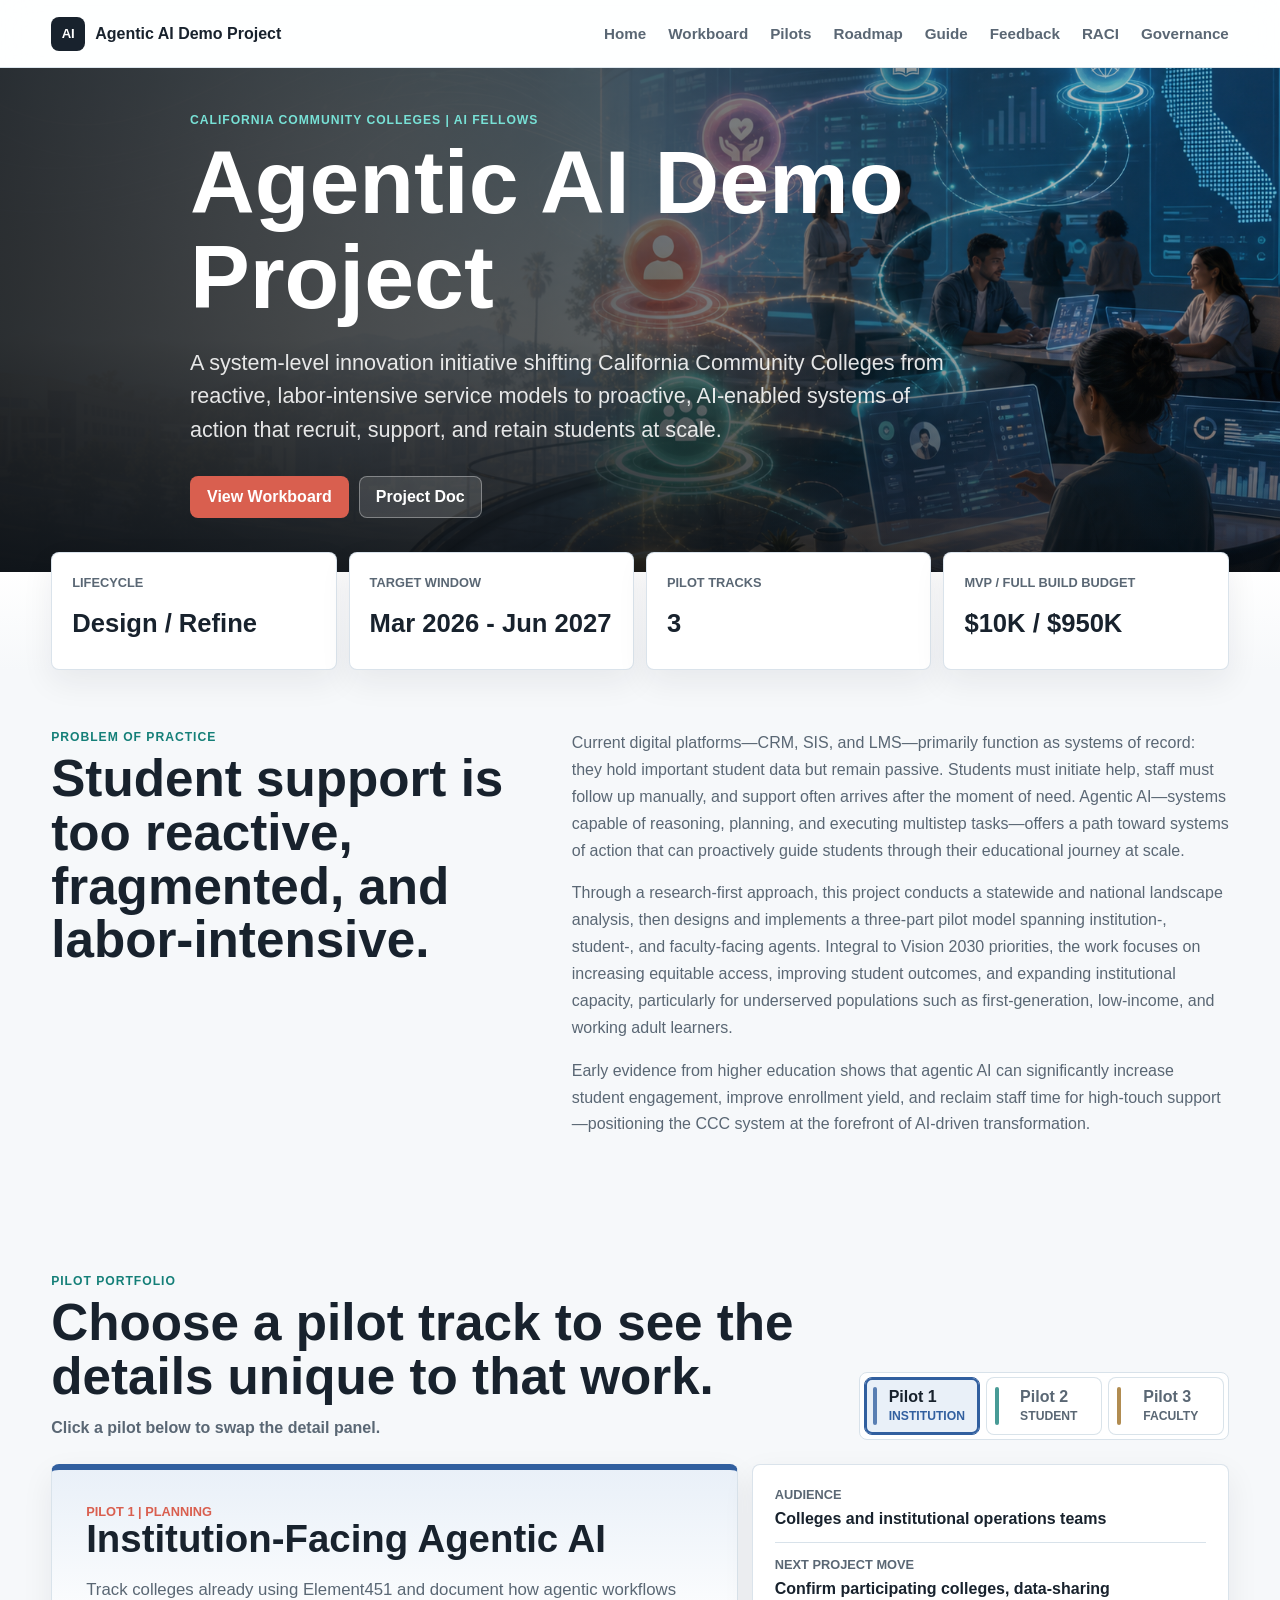
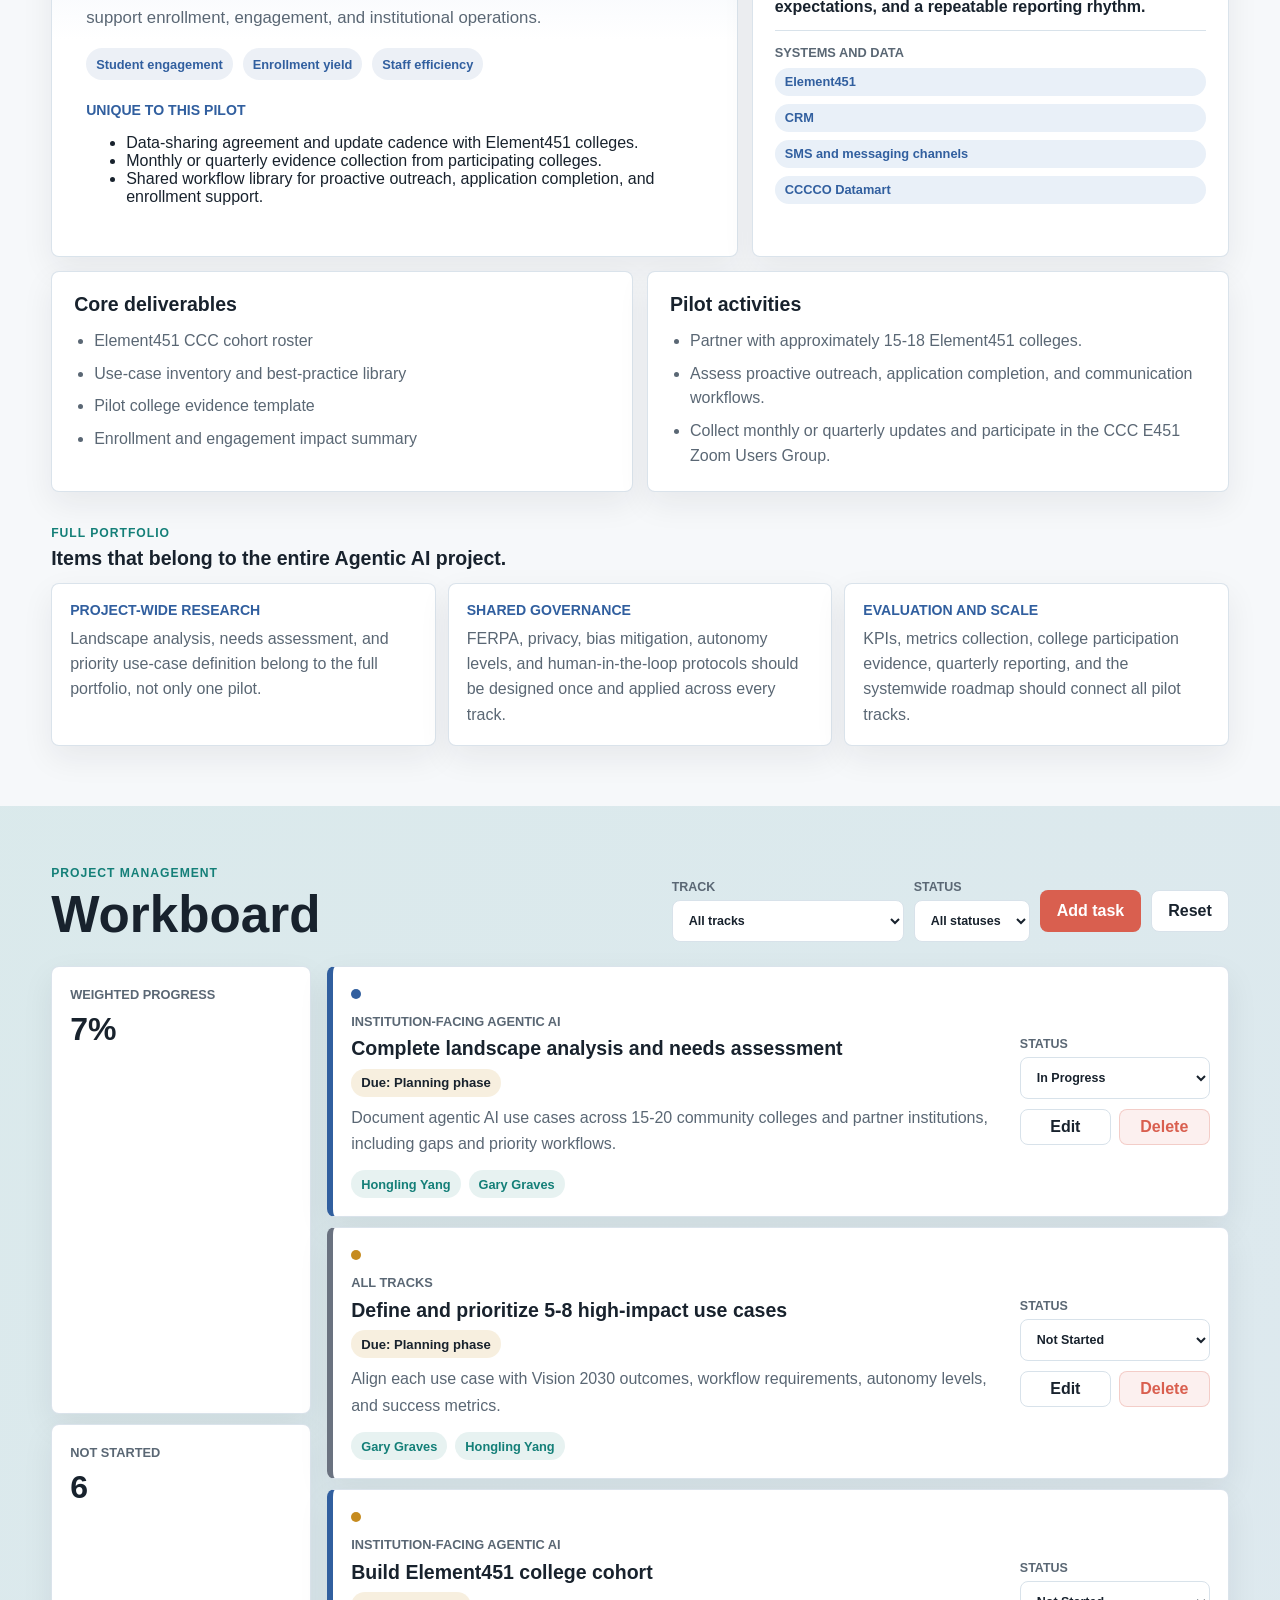
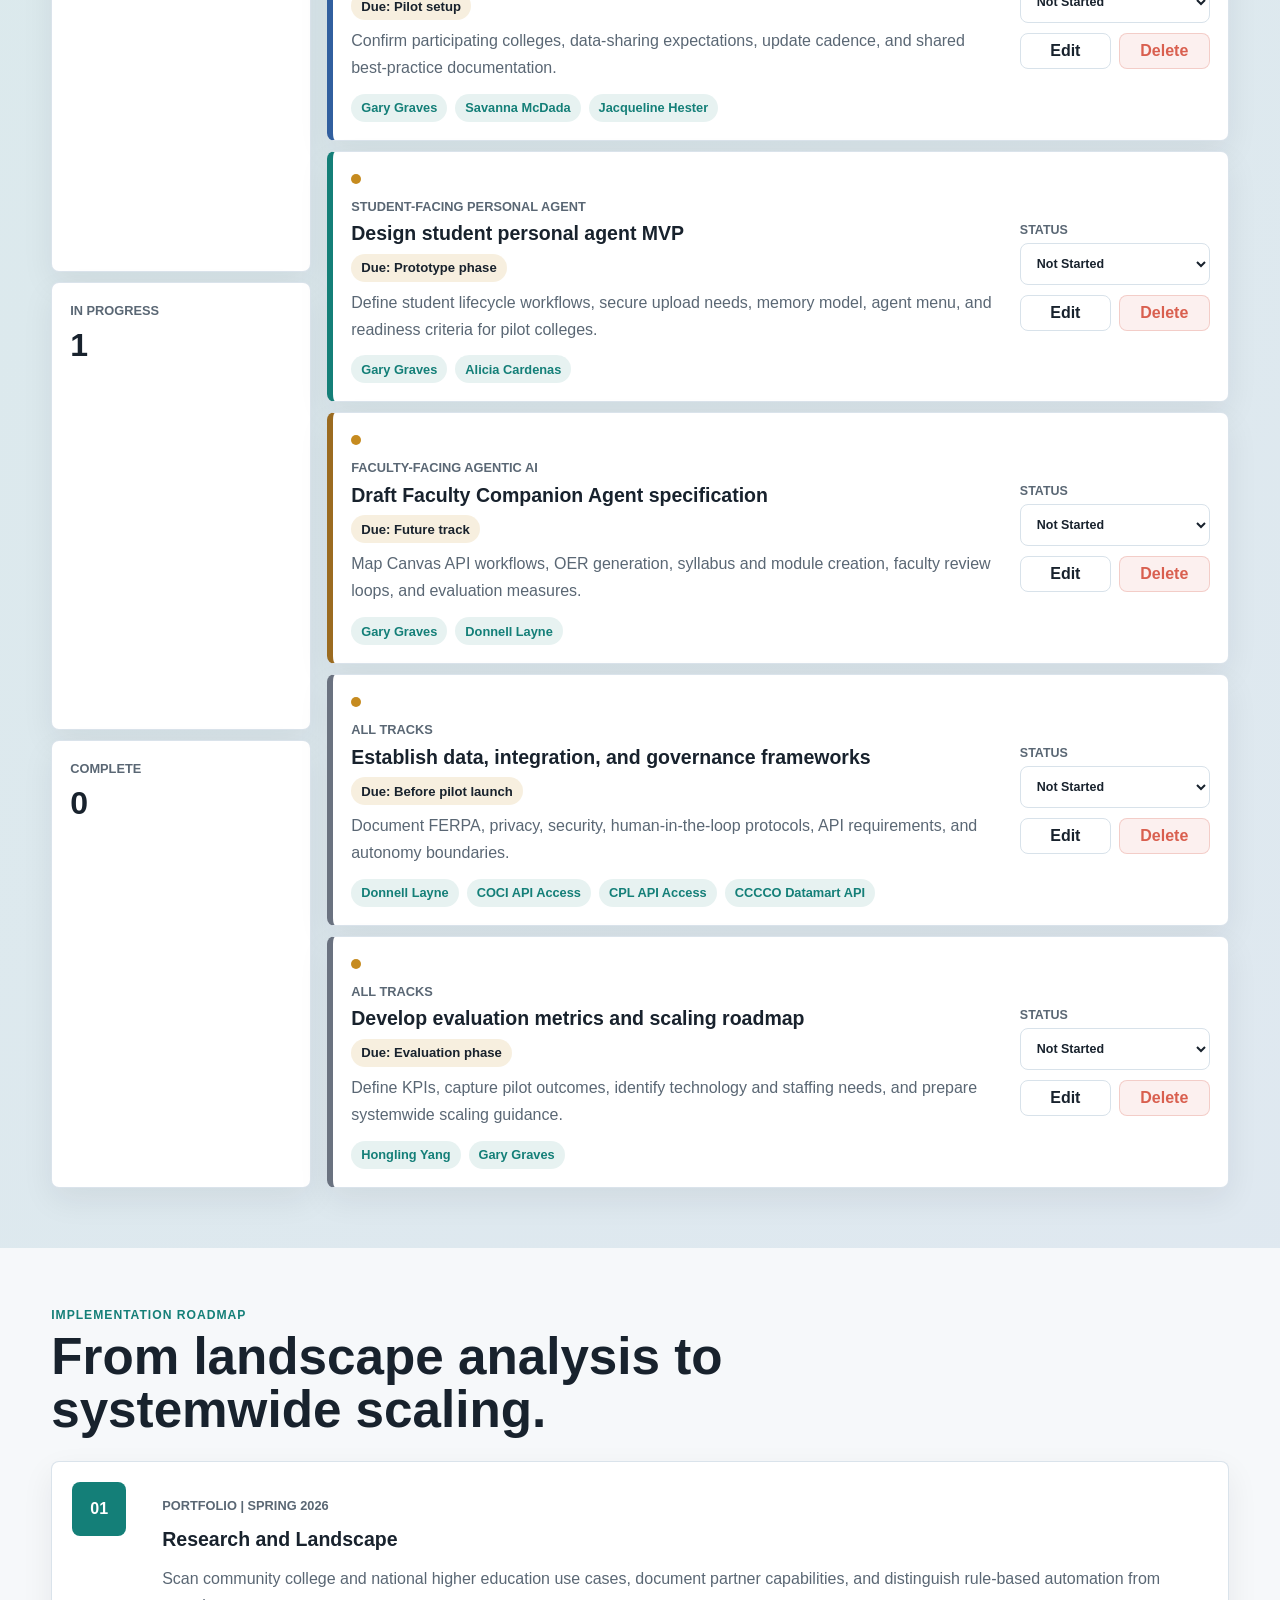
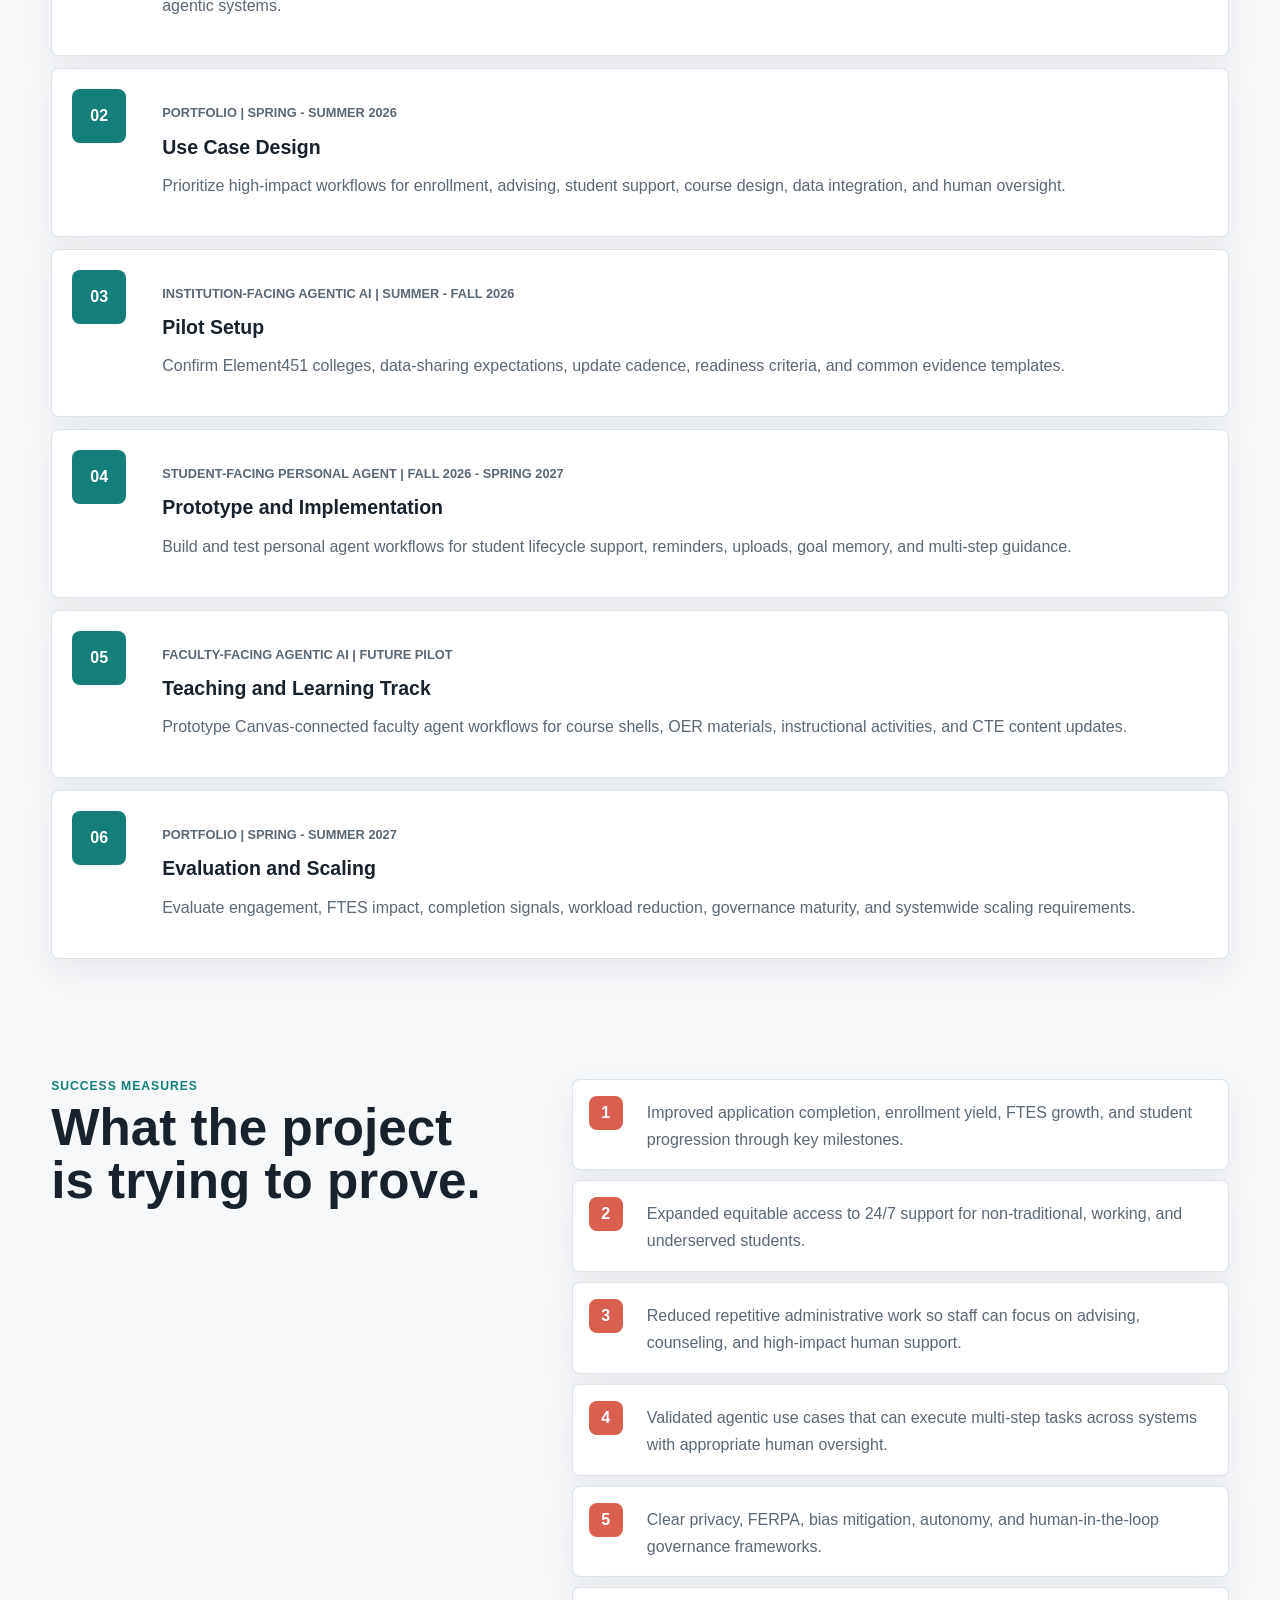
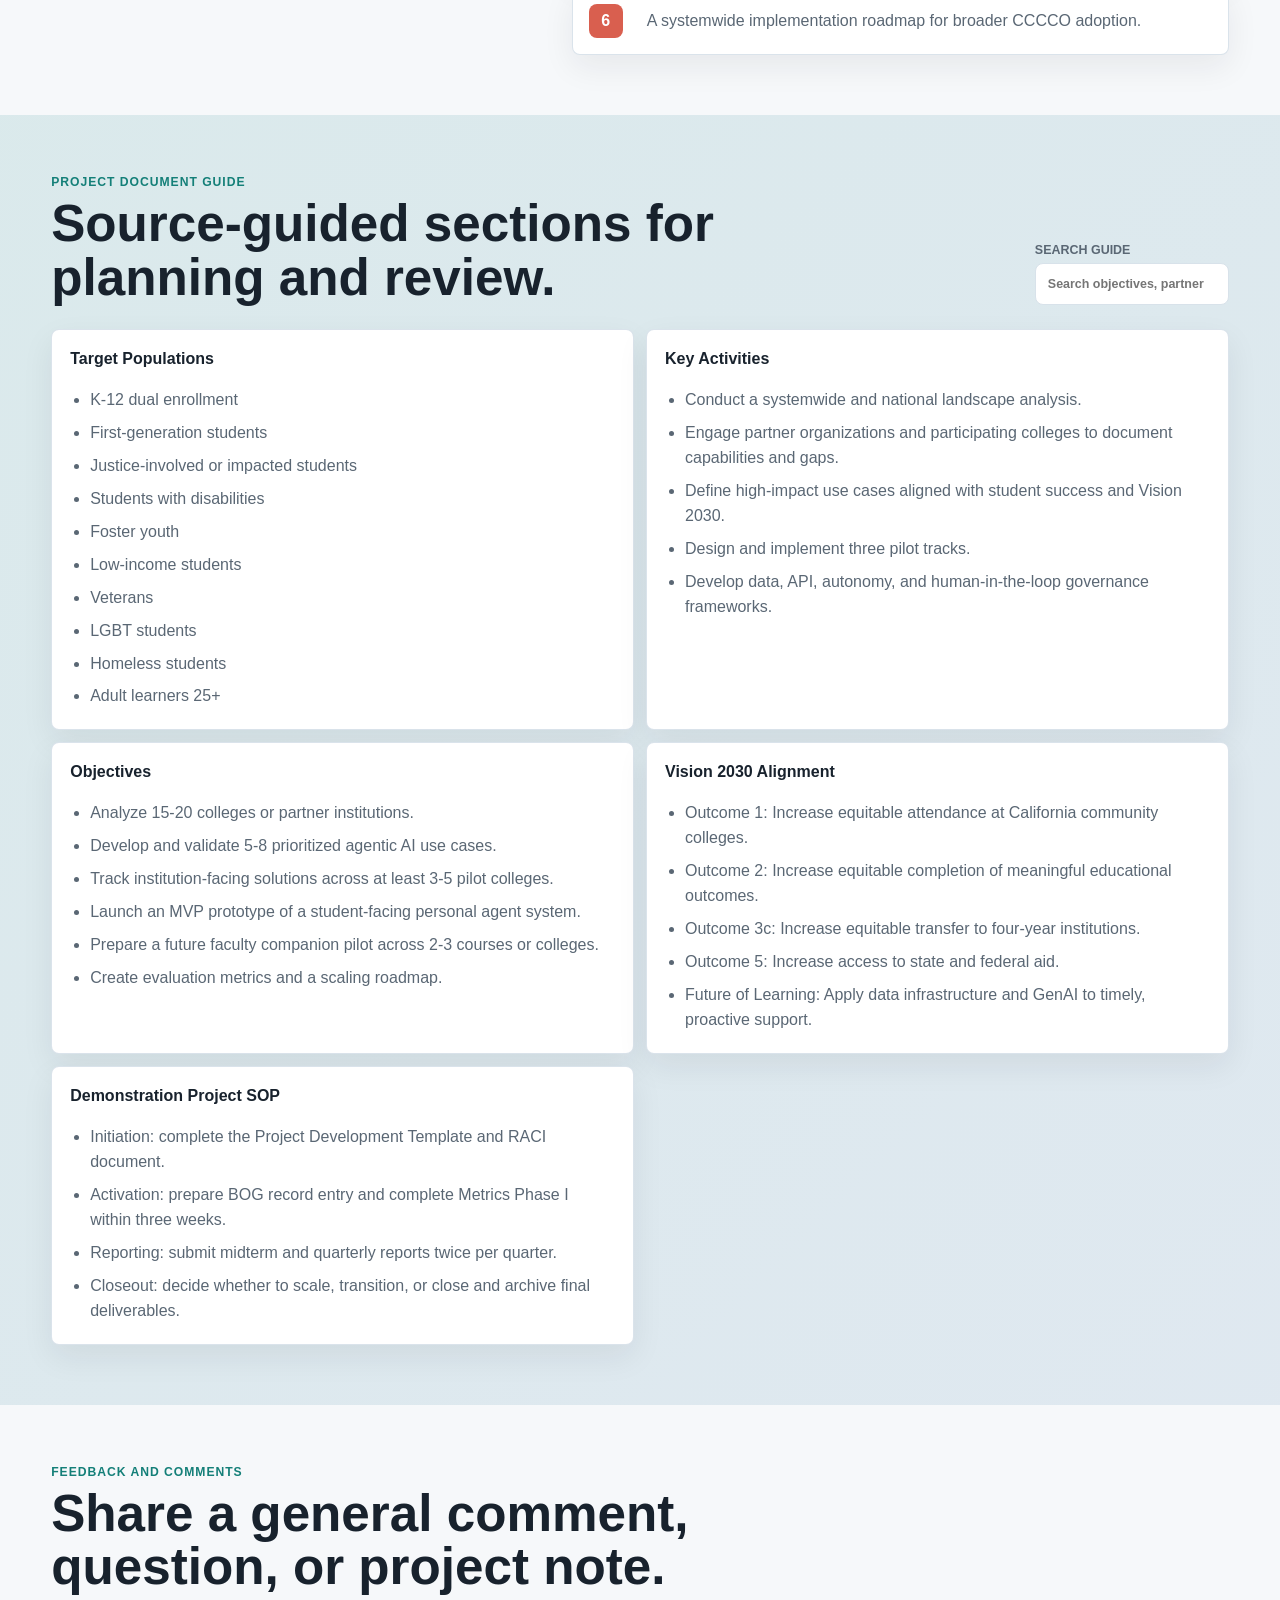
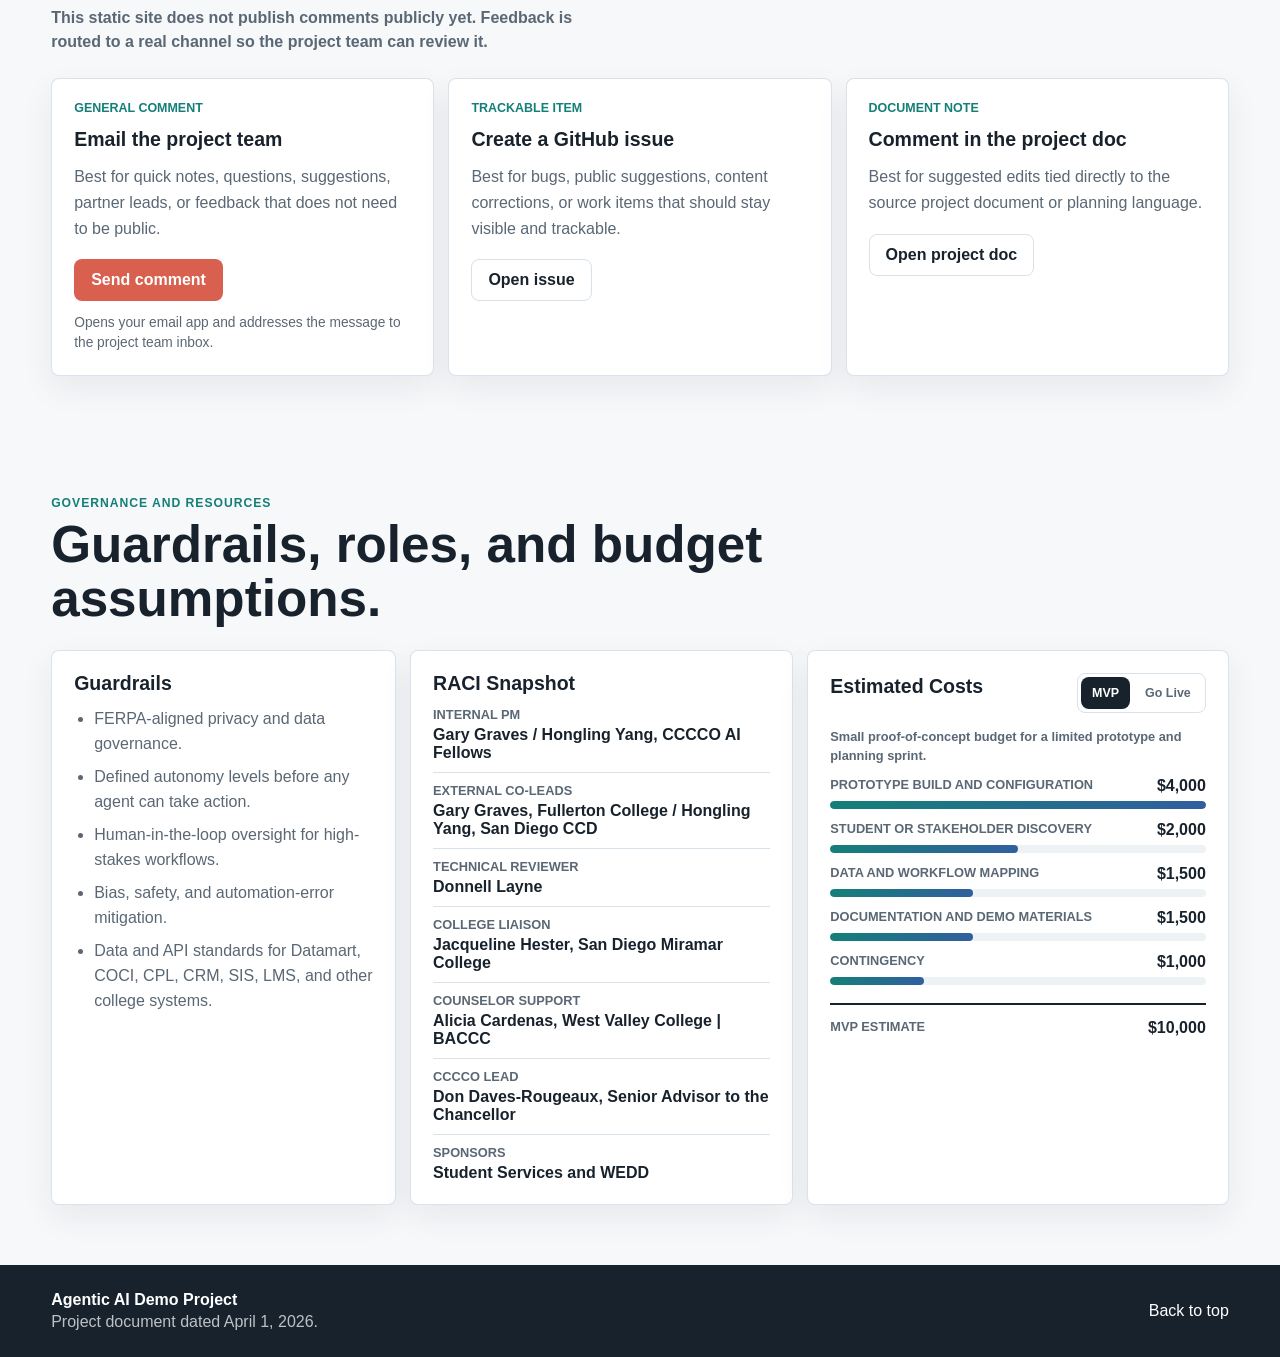
<file: index.html>
<!doctype html>
<html lang="en">
  <head>
    <meta charset="UTF-8" />
    <meta name="viewport" content="width=device-width, initial-scale=1.0" />
    <title>Agentic AI Demo Project</title>
    <meta
      name="description"
      content="Project management website for the CCCCO Agentic AI Demonstration Project."
    />
    <link rel="icon" href="assets/favicon.svg" type="image/svg+xml" />
    <link rel="stylesheet" href="assets/styles.css?v=20260520-mvp-link" />
  </head>
  <body>
    <header class="site-header" id="top">
      <a class="brand" href="#top" data-home-link aria-label="Agentic AI Demo Project home">
        <span class="brand-mark" aria-hidden="true">AI</span>
        <span>Agentic AI Demo Project</span>
      </a>
      <button class="menu-toggle" type="button" aria-controls="primaryNav" aria-expanded="false">Menu</button>
      <nav class="site-nav" id="primaryNav" aria-label="Primary navigation">
        <a href="#top" data-home-link>Home</a>
        <a href="#workboard">Workboard</a>
        <a href="#pilots">Pilots</a>
        <a href="#roadmap">Roadmap</a>
        <a href="#guide">Guide</a>
        <a href="#feedback">Feedback</a>
        <a href="raci.html">RACI</a>
        <a href="#governance">Governance</a>
      </nav>
    </header>

    <main>
      <section class="hero" aria-labelledby="page-title">
        <div class="hero-media" aria-hidden="true"></div>
        <div class="hero-shade" aria-hidden="true"></div>
        <div class="hero-content">
          <p class="eyebrow">California Community Colleges | AI Fellows</p>
          <h1 id="page-title">Agentic AI Demo Project</h1>
          <p class="hero-copy">
            A system-level innovation initiative shifting California Community Colleges from reactive,
            labor-intensive service models to proactive, AI-enabled systems of action that recruit,
            support, and retain students at scale.
          </p>
          <div class="hero-actions">
            <a class="button primary" href="#workboard">View Workboard</a>
            <a
              class="button secondary"
              href="https://docs.google.com/document/d/16CEIrp4OwiEEERjysVKVonm-LlAj4oeM/edit?usp=sharing&amp;ouid=113285846544105224875&amp;rtpof=true&amp;sd=true"
              >Project Doc</a
            >
          </div>
        </div>
      </section>

      <section class="overview-band" aria-label="Project summary">
        <div class="summary-grid">
          <article class="metric">
            <span>Lifecycle</span>
            <strong>Design / Refine</strong>
          </article>
          <article class="metric">
            <span>Target Window</span>
            <strong>Mar 2026 - Jun 2027</strong>
          </article>
          <article class="metric">
            <span>Pilot Tracks</span>
            <strong>3</strong>
          </article>
          <article class="metric">
            <span>MVP / Full Build Budget</span>
            <strong>$10K / $950K</strong>
          </article>
        </div>
      </section>

      <section class="section-shell two-column" id="about">
        <div>
          <p class="eyebrow">Problem of Practice</p>
          <h2>Student support is too reactive, fragmented, and labor-intensive.</h2>
        </div>
        <div class="prose">
          <p>
            Current digital platforms&mdash;CRM, SIS, and LMS&mdash;primarily function as systems of record:
            they hold important student data but remain passive. Students must initiate help, staff must
            follow up manually, and support often arrives after the moment of need. Agentic AI&mdash;systems
            capable of reasoning, planning, and executing multistep tasks&mdash;offers a path toward systems
            of action that can proactively guide students through their educational journey at scale.
          </p>
          <p>
            Through a research-first approach, this project conducts a statewide and national landscape
            analysis, then designs and implements a three-part pilot model spanning institution-, student-,
            and faculty-facing agents. Integral to Vision 2030 priorities, the work focuses on increasing
            equitable access, improving student outcomes, and expanding institutional capacity, particularly
            for underserved populations such as first-generation, low-income, and working adult learners.
          </p>
          <p>
            Early evidence from higher education shows that agentic AI can significantly increase student
            engagement, improve enrollment yield, and reclaim staff time for high-touch support&mdash;positioning
            the CCC system at the forefront of AI-driven transformation.
          </p>
        </div>
      </section>

      <section class="section-shell" id="pilots">
        <div class="section-heading">
          <div>
            <p class="eyebrow">Pilot Portfolio</p>
            <h2>Choose a pilot track to see the details unique to that work.</h2>
            <p class="interaction-hint">Click a pilot below to swap the detail panel.</p>
          </div>
          <div class="segmented pilot-tabs" role="group" aria-label="Pilot track selector">
            <button class="segment pilot-tab is-active" type="button" data-track-filter="institution" aria-pressed="true">
              <span>Pilot 1</span>
              <small>Institution</small>
            </button>
            <button class="segment pilot-tab" type="button" data-track-filter="student" aria-pressed="false">
              <span>Pilot 2</span>
              <small>Student</small>
            </button>
            <button class="segment pilot-tab" type="button" data-track-filter="faculty" aria-pressed="false">
              <span>Pilot 3</span>
              <small>Faculty</small>
            </button>
          </div>
        </div>
        <div class="pilot-detail" id="pilotDetail"></div>
        <div class="portfolio-foundation" id="portfolioFoundation"></div>
      </section>

      <section class="section-shell tinted" id="workboard">
        <div class="section-heading">
          <div>
            <p class="eyebrow">Project Management</p>
            <h2>Workboard</h2>
          </div>
          <div class="toolbar">
            <label>
              Track
              <select id="taskTrackFilter">
                <option value="all">All tracks</option>
              </select>
            </label>
            <label>
              Status
              <select id="taskStatusFilter">
                <option value="all">All statuses</option>
                <option value="not-started">Not started</option>
                <option value="in-progress">In progress</option>
                <option value="complete">Complete</option>
              </select>
            </label>
            <button class="button primary" id="addTaskButton" type="button">Add task</button>
            <button class="button text-button" id="resetTasksButton" type="button">Reset</button>
          </div>
        </div>
        <div class="board-layout">
          <div class="board-metrics" id="boardMetrics"></div>
          <div class="task-list" id="taskList"></div>
        </div>
      </section>

      <section class="section-shell" id="roadmap">
        <div class="section-heading">
          <div>
            <p class="eyebrow">Implementation Roadmap</p>
            <h2>From landscape analysis to systemwide scaling.</h2>
          </div>
        </div>
        <div class="timeline" id="timeline"></div>
      </section>

      <section class="section-shell two-column" id="outcomes">
        <div>
          <p class="eyebrow">Success Measures</p>
          <h2>What the project is trying to prove.</h2>
        </div>
        <div class="outcome-list" id="outcomeList"></div>
      </section>

      <section class="section-shell tinted" id="guide">
        <div class="section-heading">
          <div>
            <p class="eyebrow">Project Document Guide</p>
            <h2>Source-guided sections for planning and review.</h2>
          </div>
          <label class="search-box">
            Search guide
            <input id="guideSearch" type="search" placeholder="Search objectives, partners, budget..." />
          </label>
        </div>
        <div class="guide-grid" id="guideGrid"></div>
      </section>

      <section class="section-shell" id="feedback">
        <div class="section-heading">
          <div>
            <p class="eyebrow">Feedback and Comments</p>
            <h2>Share a general comment, question, or project note.</h2>
            <p class="interaction-hint">
              This static site does not publish comments publicly yet. Feedback is routed to a real channel so the
              project team can review it.
            </p>
          </div>
        </div>
        <div class="feedback-grid">
          <article class="feedback-card">
            <span class="feedback-kicker">General comment</span>
            <h3>Email the project team</h3>
            <p>
              Best for quick notes, questions, suggestions, partner leads, or feedback that does not need to be
              public.
            </p>
            <a
              class="button primary"
              href="mailto:ggraves@fullcoll.edu?subject=Agentic%20AI%20Demo%20Project%20feedback&amp;body=Project%20area%3A%0AComment%3A%0AName%20%2F%20organization%3A"
              >Send comment</a
            >
            <p class="feedback-note">Opens your email app and addresses the message to the project team inbox.</p>
          </article>
          <article class="feedback-card">
            <span class="feedback-kicker">Trackable item</span>
            <h3>Create a GitHub issue</h3>
            <p>
              Best for bugs, public suggestions, content corrections, or work items that should stay visible and
              trackable.
            </p>
            <a
              class="button text-button"
              href="https://github.com/profgarygraves/agentic-ai-demo-project/issues/new?title=Project%20feedback%3A%20&amp;body=Project%20area%3A%0A%0AFeedback%20or%20request%3A%0A%0AName%20%2F%20organization%3A"
              >Open issue</a
            >
          </article>
          <article class="feedback-card">
            <span class="feedback-kicker">Document note</span>
            <h3>Comment in the project doc</h3>
            <p>
              Best for suggested edits tied directly to the source project document or planning language.
            </p>
            <a
              class="button text-button"
              href="https://docs.google.com/document/d/16CEIrp4OwiEEERjysVKVonm-LlAj4oeM/edit?usp=sharing&amp;ouid=113285846544105224875&amp;rtpof=true&amp;sd=true"
              >Open project doc</a
            >
          </article>
        </div>
      </section>

      <section class="section-shell" id="governance">
        <div class="section-heading">
          <div>
            <p class="eyebrow">Governance and Resources</p>
            <h2>Guardrails, roles, and budget assumptions.</h2>
          </div>
        </div>
        <div class="governance-grid">
          <section class="panel" aria-labelledby="guardrails-title">
            <h3 id="guardrails-title">Guardrails</h3>
            <ul class="check-list" id="guardrailList"></ul>
          </section>
          <section class="panel" aria-labelledby="roles-title">
            <h3 id="roles-title">RACI Snapshot</h3>
            <div class="role-list" id="roleList"></div>
          </section>
          <section class="panel budget-panel" aria-labelledby="budget-title">
            <div class="panel-heading">
              <h3 id="budget-title">Estimated Costs</h3>
              <div class="segmented compact" role="group" aria-label="Budget view">
                <button class="segment is-active" type="button" data-budget-mode="mvp">MVP</button>
                <button class="segment" type="button" data-budget-mode="live">Go Live</button>
              </div>
            </div>
            <div class="budget-list" id="budgetList"></div>
          </section>
        </div>
      </section>
    </main>

    <footer class="site-footer">
      <div>
        <strong>Agentic AI Demo Project</strong>
        <span>Project document dated April 1, 2026.</span>
      </div>
      <a href="#top">Back to top</a>
    </footer>

    <dialog id="taskDialog">
      <form class="task-form" id="taskForm" method="dialog">
        <header>
          <div>
            <p class="eyebrow">Workboard task</p>
            <h2 id="taskDialogTitle">Add task</h2>
          </div>
          <button class="icon-button" id="closeTaskDialogButton" type="button" aria-label="Close">&times;</button>
        </header>

        <input id="taskIdInput" type="hidden" />

        <div class="form-grid">
          <label>
            Task title
            <input id="taskTitleInput" required placeholder="What needs to happen?" />
          </label>
          <label>
            Pilot / track
            <select id="taskTrackInput"></select>
          </label>
          <label>
            Status
            <select id="taskStatusInput">
              <option value="not-started">Not started</option>
              <option value="in-progress">In progress</option>
              <option value="complete">Complete</option>
            </select>
          </label>
          <label>
            Due / milestone
            <input id="taskDueInput" placeholder="Planning phase, 2026-06-30, next quarter..." />
          </label>
          <fieldset class="wide-field assignee-picker">
            <legend>Assigned to</legend>
            <p>Select one or more people. Add extra names below if someone is not listed yet.</p>
            <div class="assignee-options" id="assigneeOptions"></div>
          </fieldset>
          <label class="wide-field">
            Other assignees
            <input id="taskOtherAssigneesInput" placeholder="Add names separated by commas" />
          </label>
          <label class="wide-field">
            Task details
            <textarea id="taskDetailsInput" rows="5" placeholder="Add context, decisions needed, links, or acceptance criteria."></textarea>
          </label>
        </div>

        <footer>
          <button class="danger-button" id="deleteTaskButton" type="button">Delete</button>
          <div class="form-actions">
            <button class="button text-button" id="cancelTaskButton" type="button">Cancel</button>
            <button class="button primary" type="submit">Save task</button>
          </div>
        </footer>
      </form>
    </dialog>

    <dialog id="confirmDialog" aria-labelledby="confirmTitle">
      <div class="confirm-card">
        <div class="confirm-mark" aria-hidden="true">!</div>
        <div>
          <p class="eyebrow">Confirm change</p>
          <h2 id="confirmTitle">Delete this task?</h2>
          <p id="confirmMessage">This task will be removed from the workboard.</p>
        </div>
        <div class="confirm-actions">
          <button class="button text-button" id="cancelDeleteButton" type="button">Keep task</button>
          <button class="danger-button" id="confirmDeleteButton" type="button">Delete task</button>
        </div>
      </div>
    </dialog>

    <script src="assets/nav.js?v=20260520-mvp-link"></script>
    <script src="assets/app.js?v=20260520-mvp-link"></script>
  </body>
</html>
</file>
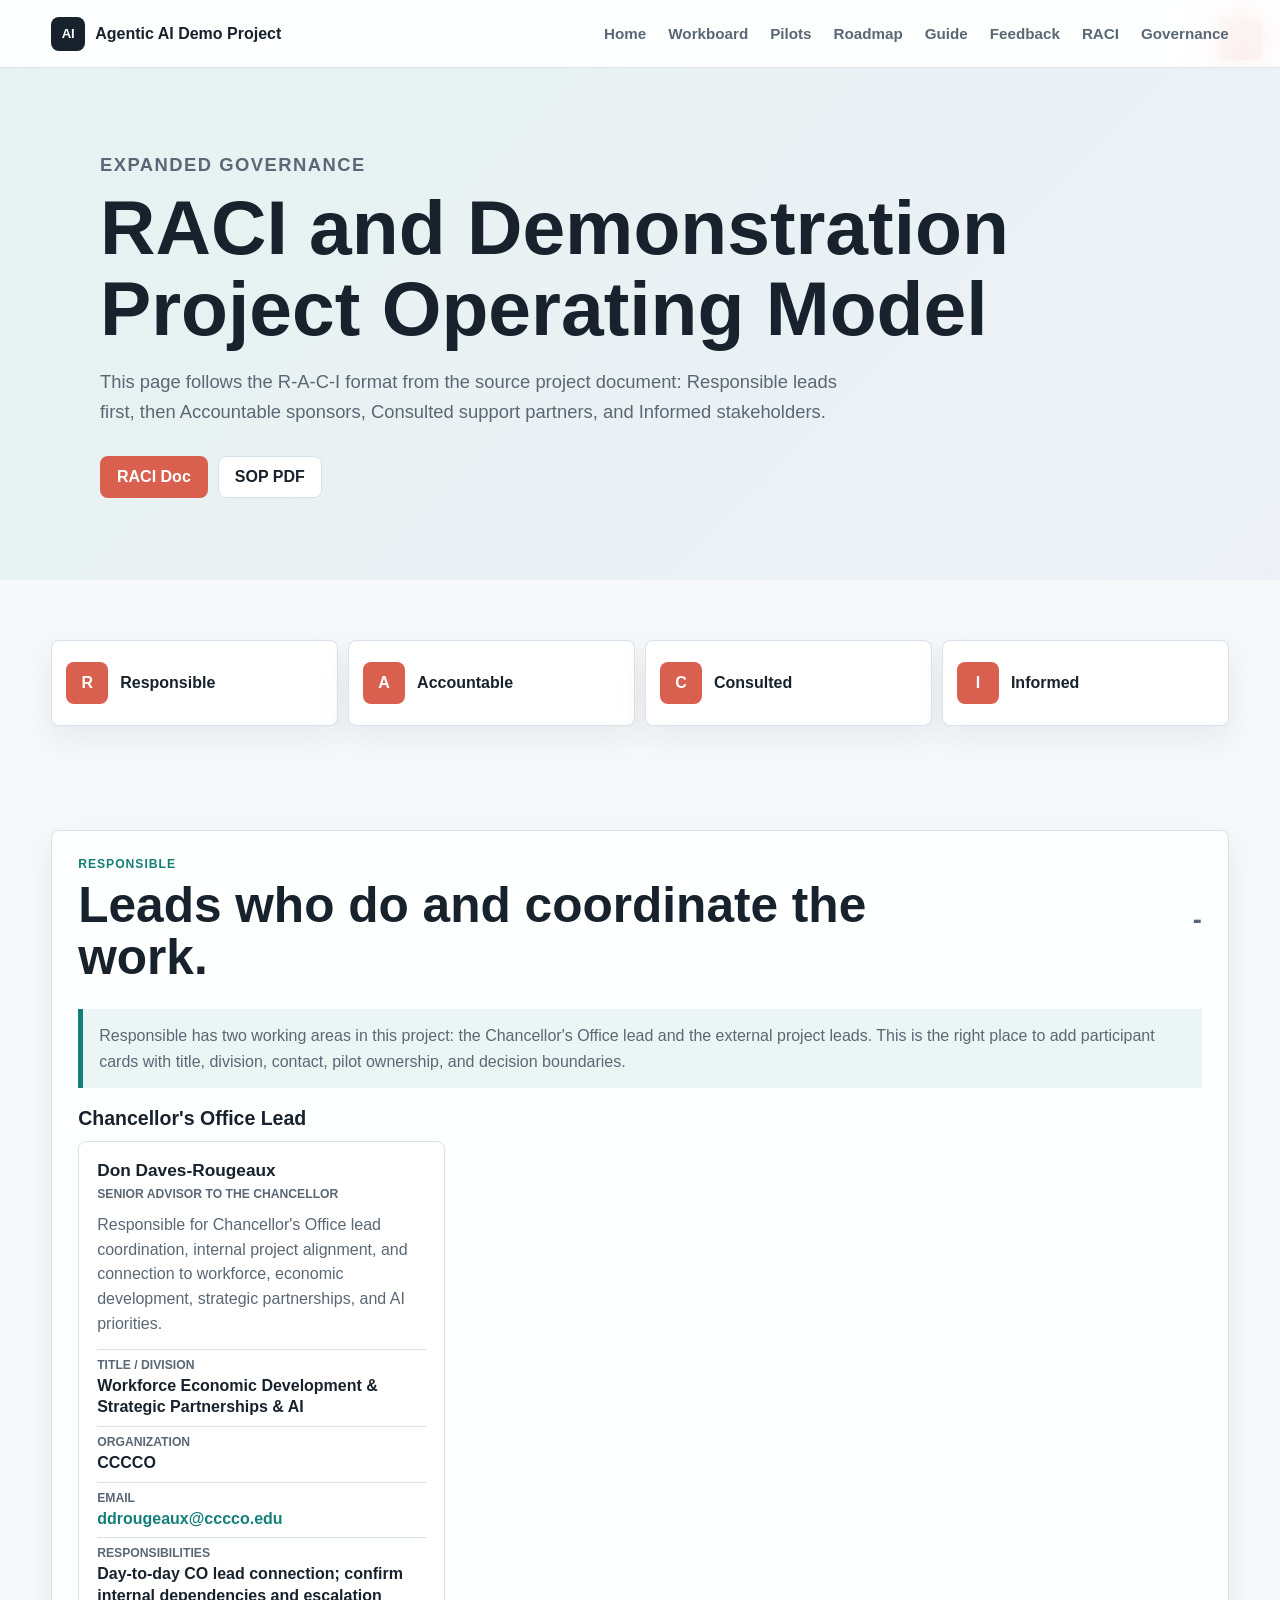
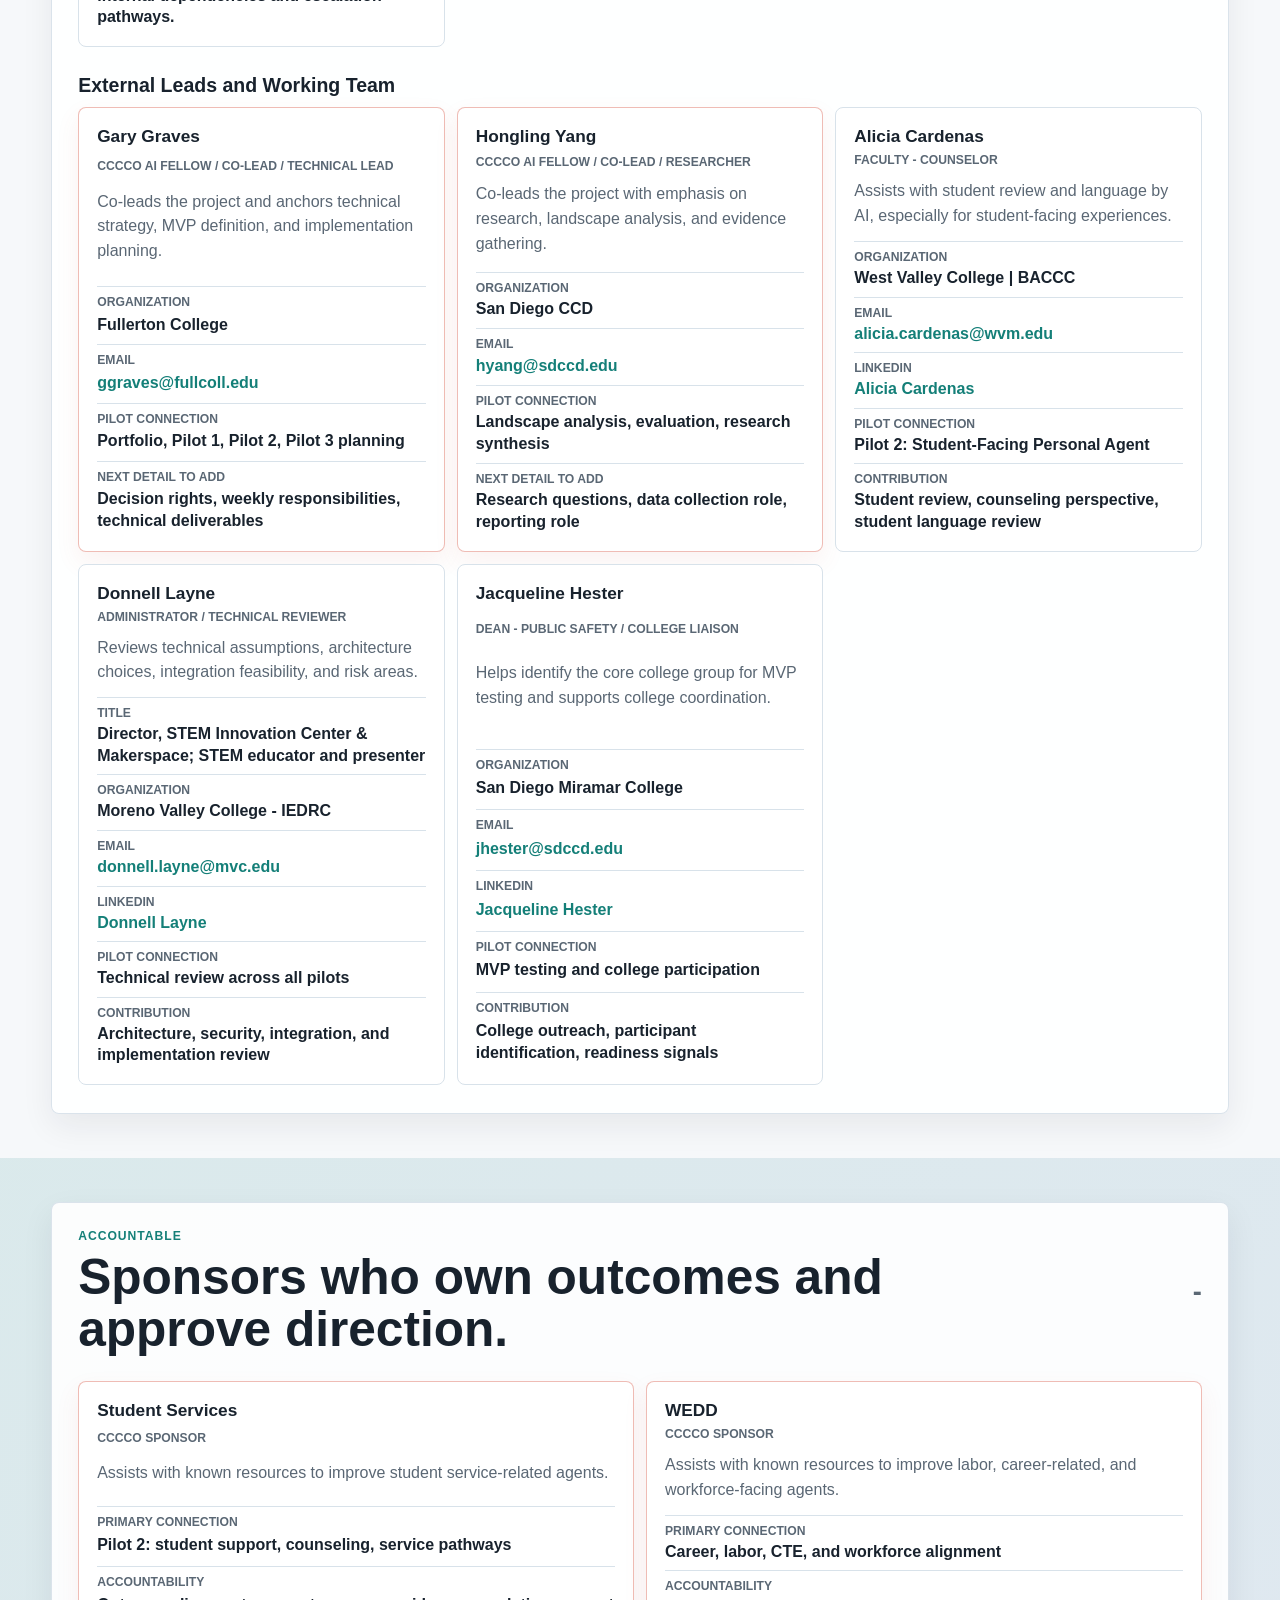
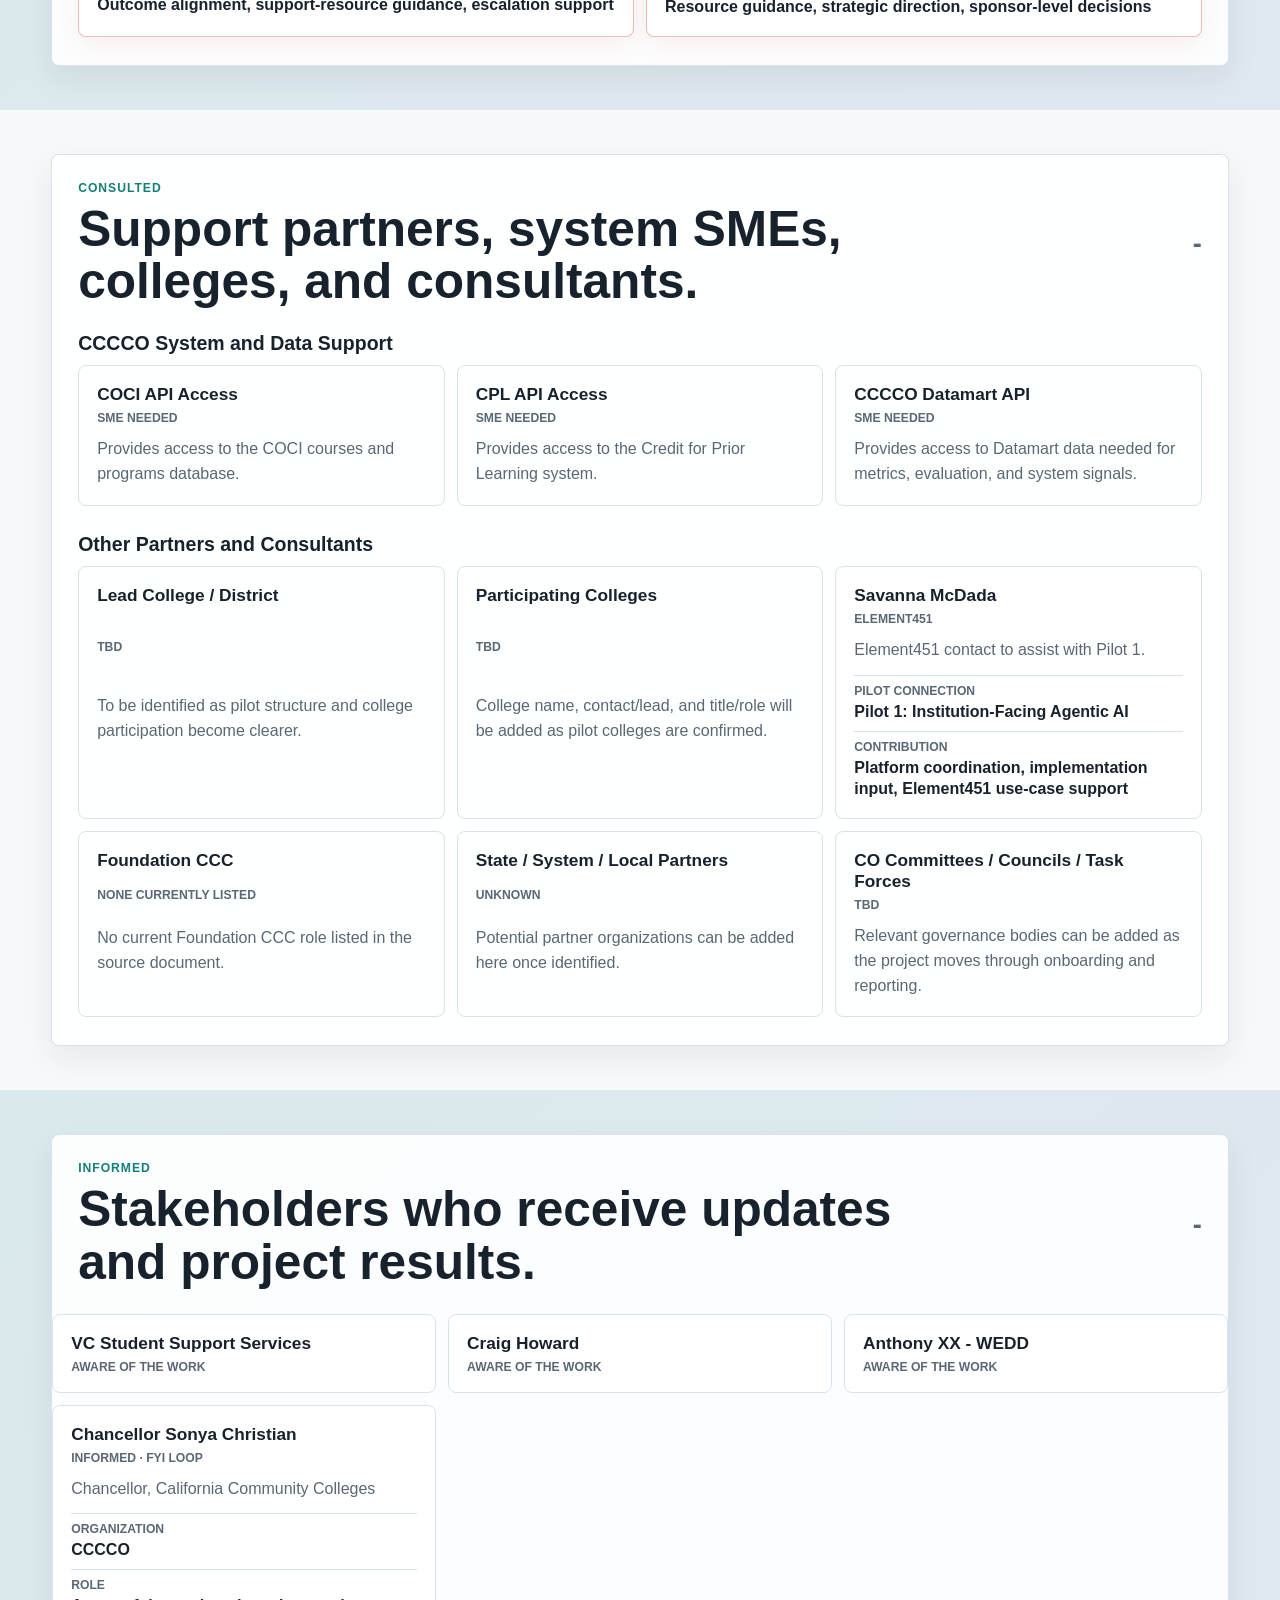
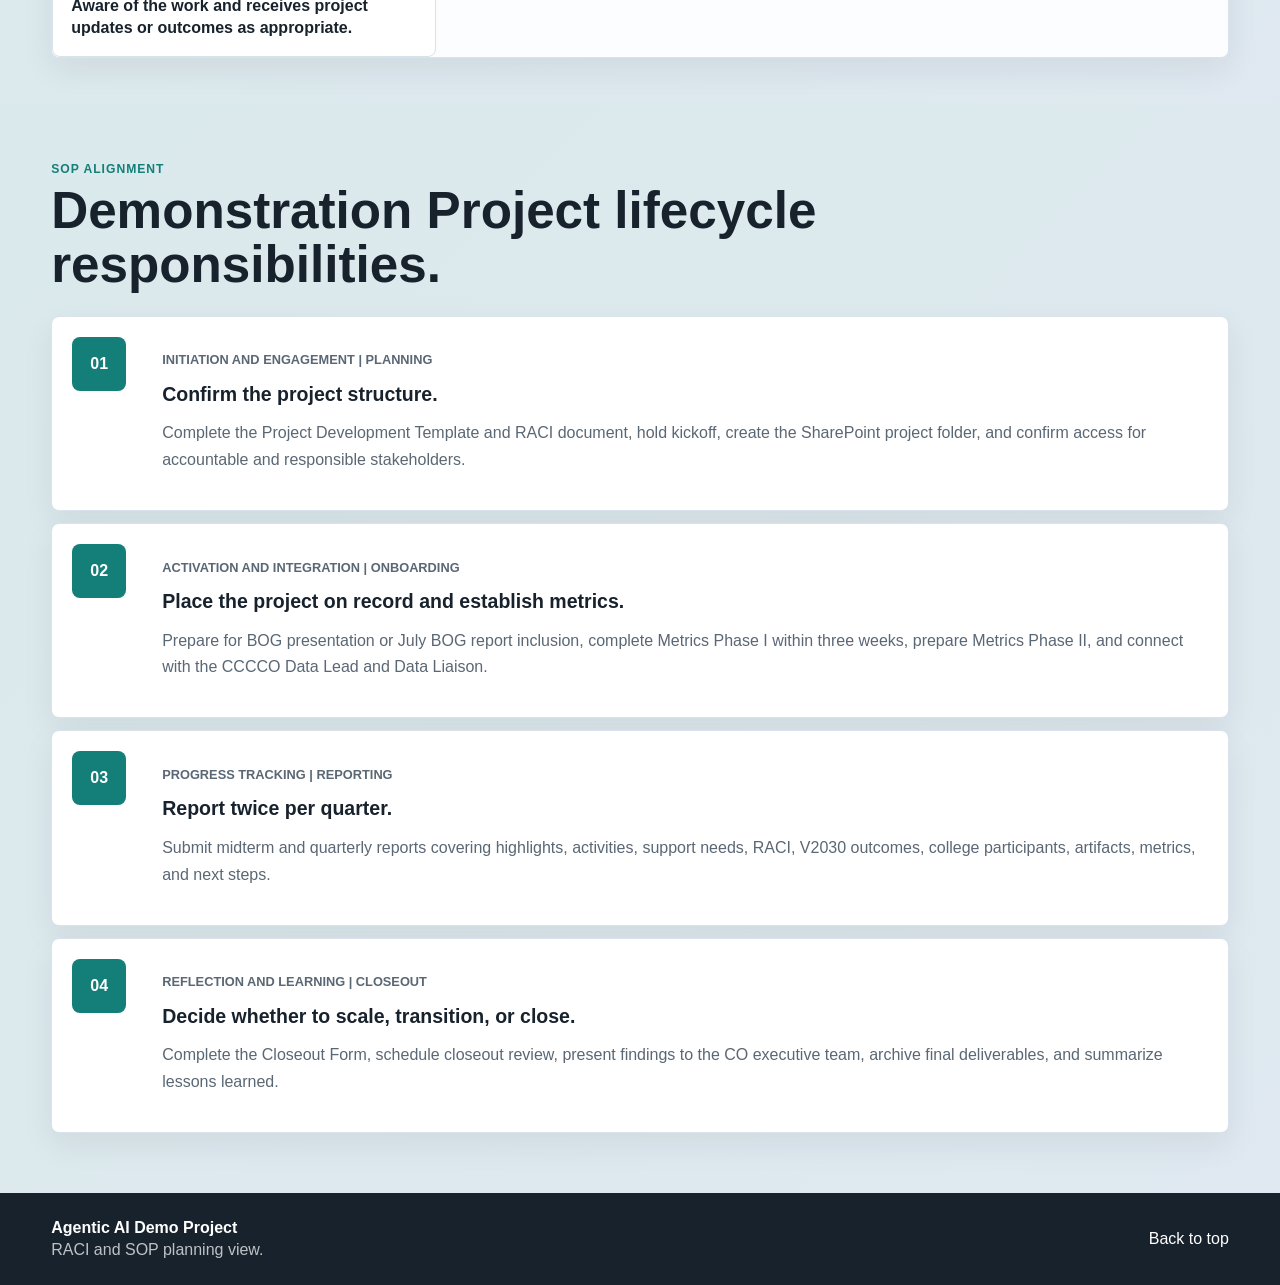
<file: raci.html>
<!doctype html>
<html lang="en">
  <head>
    <meta charset="UTF-8" />
    <meta name="viewport" content="width=device-width, initial-scale=1.0" />
    <title>Agentic AI Demo Project | RACI</title>
    <meta name="description" content="Expanded RACI and SOP guidance for the Agentic AI Demonstration Project." />
    <link rel="icon" href="assets/favicon.svg" type="image/svg+xml" />
    <link rel="stylesheet" href="assets/styles.css?v=20260520-mvp-link" />
  </head>
  <body>
    <header class="site-header" id="top">
      <a class="brand" href="index.html#top" aria-label="Agentic AI Demo Project home">
        <span class="brand-mark" aria-hidden="true">AI</span>
        <span>Agentic AI Demo Project</span>
      </a>
      <button class="menu-toggle" type="button" aria-controls="primaryNav" aria-expanded="false">Menu</button>
      <nav class="site-nav" id="primaryNav" aria-label="Primary navigation">
        <a href="index.html#top">Home</a>
        <a href="index.html#workboard">Workboard</a>
        <a href="index.html#pilots">Pilots</a>
        <a href="index.html#roadmap">Roadmap</a>
        <a href="index.html#guide">Guide</a>
        <a href="index.html#feedback">Feedback</a>
        <a href="raci.html">RACI</a>
        <a href="index.html#governance">Governance</a>
      </nav>
    </header>

    <main>
      <section class="page-hero">
        <div>
          <p class="eyebrow">Expanded Governance</p>
          <h1>RACI and Demonstration Project Operating Model</h1>
          <p>
            This page follows the R-A-C-I format from the source project document: Responsible leads first,
            then Accountable sponsors, Consulted support partners, and Informed stakeholders.
          </p>
          <div class="hero-actions">
            <a class="button primary" href="docs/Agentic-AI-RACI.docx">RACI Doc</a>
            <a class="button secondary light" href="docs/Standard-Operating-Procedure-Demonstration-Project-Management-2026.pdf">SOP PDF</a>
          </div>
        </div>
      </section>

      <section class="section-shell">
        <div class="raci-flow" aria-label="RACI order">
          <a href="#responsible"><span>R</span>Responsible</a>
          <a href="#accountable"><span>A</span>Accountable</a>
          <a href="#consulted"><span>C</span>Consulted</a>
          <a href="#informed"><span>I</span>Informed</a>
        </div>
      </section>

      <section class="section-shell raci-directory" id="responsible">
        <details class="raci-section" open>
          <summary>
            <span class="raci-letter inline">R</span>
            <div>
              <p class="eyebrow">Responsible</p>
              <h2>Leads who do and coordinate the work.</h2>
            </div>
          </summary>
          <div class="raci-note">
            Responsible has two working areas in this project: the Chancellor's Office lead and the external
            project leads. This is the right place to add participant cards with title, division, contact,
            pilot ownership, and decision boundaries.
          </div>
          <div class="raci-subsection">
            <h3>Chancellor's Office Lead</h3>
            <div class="participant-grid">
              <article class="participant-card">
                <div class="participant-topline">
                  <strong>Don Daves-Rougeaux</strong>
                  <span>Senior Advisor to the Chancellor</span>
                </div>
                <p>
                  Responsible for Chancellor's Office lead coordination, internal project alignment, and connection
                  to workforce, economic development, strategic partnerships, and AI priorities.
                </p>
                <dl>
                  <div><dt>Title / Division</dt><dd>Workforce Economic Development &amp; Strategic Partnerships &amp; AI</dd></div>
                  <div><dt>Organization</dt><dd>CCCCO</dd></div>
                  <div><dt>Email</dt><dd><a href="mailto:ddrougeaux@cccco.edu">ddrougeaux@cccco.edu</a></dd></div>
                  <div><dt>Responsibilities</dt><dd>Day-to-day CO lead connection; confirm internal dependencies and escalation pathways.</dd></div>
                </dl>
              </article>
            </div>
          </div>
          <div class="raci-subsection">
            <h3>External Leads and Working Team</h3>
            <div class="participant-grid">
              <article class="participant-card featured">
                <div class="participant-topline">
                  <strong>Gary Graves</strong>
                  <span>CCCCO AI Fellow / Co-Lead / Technical Lead</span>
                </div>
                <p>Co-leads the project and anchors technical strategy, MVP definition, and implementation planning.</p>
                <dl>
                  <div><dt>Organization</dt><dd>Fullerton College</dd></div>
                  <div><dt>Email</dt><dd><a href="mailto:ggraves@fullcoll.edu">ggraves@fullcoll.edu</a></dd></div>
                  <div><dt>Pilot connection</dt><dd>Portfolio, Pilot 1, Pilot 2, Pilot 3 planning</dd></div>
                  <div><dt>Next detail to add</dt><dd>Decision rights, weekly responsibilities, technical deliverables</dd></div>
                </dl>
              </article>
              <article class="participant-card featured">
                <div class="participant-topline">
                  <strong>Hongling Yang</strong>
                  <span>CCCCO AI Fellow / Co-Lead / Researcher</span>
                </div>
                <p>Co-leads the project with emphasis on research, landscape analysis, and evidence gathering.</p>
                <dl>
                  <div><dt>Organization</dt><dd>San Diego CCD</dd></div>
                  <div><dt>Email</dt><dd><a href="mailto:hyang@sdccd.edu">hyang@sdccd.edu</a></dd></div>
                  <div><dt>Pilot connection</dt><dd>Landscape analysis, evaluation, research synthesis</dd></div>
                  <div><dt>Next detail to add</dt><dd>Research questions, data collection role, reporting role</dd></div>
                </dl>
              </article>
              <article class="participant-card">
                <div class="participant-topline">
                  <strong>Alicia Cardenas</strong>
                  <span>Faculty - Counselor</span>
                </div>
                <p>Assists with student review and language by AI, especially for student-facing experiences.</p>
                <dl>
                  <div><dt>Organization</dt><dd>West Valley College | BACCC</dd></div>
                  <div><dt>Email</dt><dd><a href="mailto:alicia.cardenas@wvm.edu">alicia.cardenas@wvm.edu</a></dd></div>
                  <div><dt>LinkedIn</dt><dd><a href="https://www.linkedin.com/in/-alicia-cardenas/">Alicia Cardenas</a></dd></div>
                  <div><dt>Pilot connection</dt><dd>Pilot 2: Student-Facing Personal Agent</dd></div>
                  <div><dt>Contribution</dt><dd>Student review, counseling perspective, student language review</dd></div>
                </dl>
              </article>
              <article class="participant-card">
                <div class="participant-topline">
                  <strong>Donnell Layne</strong>
                  <span>Administrator / Technical Reviewer</span>
                </div>
                <p>Reviews technical assumptions, architecture choices, integration feasibility, and risk areas.</p>
                <dl>
                  <div><dt>Title</dt><dd>Director, STEM Innovation Center &amp; Makerspace; STEM educator and presenter</dd></div>
                  <div><dt>Organization</dt><dd>Moreno Valley College - IEDRC</dd></div>
                  <div><dt>Email</dt><dd><a href="mailto:donnell.layne@mvc.edu">donnell.layne@mvc.edu</a></dd></div>
                  <div><dt>LinkedIn</dt><dd><a href="https://www.linkedin.com/in/donplayne">Donnell Layne</a></dd></div>
                  <div><dt>Pilot connection</dt><dd>Technical review across all pilots</dd></div>
                  <div><dt>Contribution</dt><dd>Architecture, security, integration, and implementation review</dd></div>
                </dl>
              </article>
              <article class="participant-card">
                <div class="participant-topline">
                  <strong>Jacqueline Hester</strong>
                  <span>Dean - Public Safety / College Liaison</span>
                </div>
                <p>Helps identify the core college group for MVP testing and supports college coordination.</p>
                <dl>
                  <div><dt>Organization</dt><dd>San Diego Miramar College</dd></div>
                  <div><dt>Email</dt><dd><a href="mailto:jhester@sdccd.edu">jhester@sdccd.edu</a></dd></div>
                  <div><dt>LinkedIn</dt><dd><a href="https://www.linkedin.com/in/jacquelinehester">Jacqueline Hester</a></dd></div>
                  <div><dt>Pilot connection</dt><dd>MVP testing and college participation</dd></div>
                  <div><dt>Contribution</dt><dd>College outreach, participant identification, readiness signals</dd></div>
                </dl>
              </article>
            </div>
          </div>
        </details>
      </section>

      <section class="section-shell raci-directory tinted" id="accountable">
        <details class="raci-section" open>
          <summary>
            <span class="raci-letter inline">A</span>
            <div>
              <p class="eyebrow">Accountable</p>
              <h2>Sponsors who own outcomes and approve direction.</h2>
            </div>
          </summary>
          <div class="participant-grid two-up">
            <article class="participant-card featured">
              <div class="participant-topline">
                <strong>Student Services</strong>
                <span>CCCCO Sponsor</span>
              </div>
              <p>Assists with known resources to improve student service-related agents.</p>
              <dl>
                <div><dt>Primary connection</dt><dd>Pilot 2: student support, counseling, service pathways</dd></div>
                <div><dt>Accountability</dt><dd>Outcome alignment, support-resource guidance, escalation support</dd></div>
              </dl>
            </article>
            <article class="participant-card featured">
              <div class="participant-topline">
                <strong>WEDD</strong>
                <span>CCCCO Sponsor</span>
              </div>
              <p>Assists with known resources to improve labor, career-related, and workforce-facing agents.</p>
              <dl>
                <div><dt>Primary connection</dt><dd>Career, labor, CTE, and workforce alignment</dd></div>
                <div><dt>Accountability</dt><dd>Resource guidance, strategic direction, sponsor-level decisions</dd></div>
              </dl>
            </article>
          </div>
        </details>
      </section>

      <section class="section-shell raci-directory" id="consulted">
        <details class="raci-section" open>
          <summary>
            <span class="raci-letter inline">C</span>
            <div>
              <p class="eyebrow">Consulted</p>
              <h2>Support partners, system SMEs, colleges, and consultants.</h2>
            </div>
          </summary>
          <div class="raci-subsection">
            <h3>CCCCO System and Data Support</h3>
            <div class="participant-grid">
              <article class="participant-card placeholder-card">
                <div class="participant-topline"><strong>COCI API Access</strong><span>SME needed</span></div>
                <p>Provides access to the COCI courses and programs database.</p>
              </article>
              <article class="participant-card placeholder-card">
                <div class="participant-topline"><strong>CPL API Access</strong><span>SME needed</span></div>
                <p>Provides access to the Credit for Prior Learning system.</p>
              </article>
              <article class="participant-card placeholder-card">
                <div class="participant-topline"><strong>CCCCO Datamart API</strong><span>SME needed</span></div>
                <p>Provides access to Datamart data needed for metrics, evaluation, and system signals.</p>
              </article>
            </div>
          </div>
          <div class="raci-subsection">
            <h3>Other Partners and Consultants</h3>
            <div class="participant-grid">
              <article class="participant-card placeholder-card">
                <div class="participant-topline"><strong>Lead College / District</strong><span>TBD</span></div>
                <p>To be identified as pilot structure and college participation become clearer.</p>
              </article>
              <article class="participant-card placeholder-card">
                <div class="participant-topline"><strong>Participating Colleges</strong><span>TBD</span></div>
                <p>College name, contact/lead, and title/role will be added as pilot colleges are confirmed.</p>
              </article>
              <article class="participant-card">
                <div class="participant-topline"><strong>Savanna McDada</strong><span>Element451</span></div>
                <p>Element451 contact to assist with Pilot 1.</p>
                <dl>
                  <div><dt>Pilot connection</dt><dd>Pilot 1: Institution-Facing Agentic AI</dd></div>
                  <div><dt>Contribution</dt><dd>Platform coordination, implementation input, Element451 use-case support</dd></div>
                </dl>
              </article>
              <article class="participant-card placeholder-card">
                <div class="participant-topline"><strong>Foundation CCC</strong><span>None currently listed</span></div>
                <p>No current Foundation CCC role listed in the source document.</p>
              </article>
              <article class="participant-card placeholder-card">
                <div class="participant-topline"><strong>State / System / Local Partners</strong><span>Unknown</span></div>
                <p>Potential partner organizations can be added here once identified.</p>
              </article>
              <article class="participant-card placeholder-card">
                <div class="participant-topline"><strong>CO Committees / Councils / Task Forces</strong><span>TBD</span></div>
                <p>Relevant governance bodies can be added as the project moves through onboarding and reporting.</p>
              </article>
            </div>
          </div>
        </details>
      </section>

      <section class="section-shell raci-directory tinted" id="informed">
        <details class="raci-section" open>
          <summary>
            <span class="raci-letter inline">I</span>
            <div>
              <p class="eyebrow">Informed</p>
              <h2>Stakeholders who receive updates and project results.</h2>
            </div>
          </summary>
          <div class="participant-grid">
            <article class="participant-card"><div class="participant-topline"><strong>VC Student Support Services</strong><span>Aware of the work</span></div></article>
            <article class="participant-card"><div class="participant-topline"><strong>Craig Howard</strong><span>Aware of the work</span></div></article>
            <article class="participant-card"><div class="participant-topline"><strong>Anthony XX - WEDD</strong><span>Aware of the work</span></div></article>
            <article class="participant-card">
              <div class="participant-topline">
                <strong>Chancellor Sonya Christian</strong>
                <span>Informed · FYI loop</span>
              </div>
              <p>Chancellor, California Community Colleges</p>
              <dl>
                <div><dt>Organization</dt><dd>CCCCO</dd></div>
                <div><dt>Role</dt><dd>Aware of the work and receives project updates or outcomes as appropriate.</dd></div>
              </dl>
            </article>
          </div>
        </details>
      </section>

      <section class="section-shell tinted">
        <div class="section-heading">
          <div>
            <p class="eyebrow">SOP Alignment</p>
            <h2>Demonstration Project lifecycle responsibilities.</h2>
          </div>
        </div>
        <div class="sop-grid">
          <article class="timeline-item">
            <div class="timeline-index">01</div>
            <div>
              <p class="task-track">Initiation and Engagement | Planning</p>
              <h3>Confirm the project structure.</h3>
              <p>
                Complete the Project Development Template and RACI document, hold kickoff, create the SharePoint
                project folder, and confirm access for accountable and responsible stakeholders.
              </p>
            </div>
          </article>
          <article class="timeline-item">
            <div class="timeline-index">02</div>
            <div>
              <p class="task-track">Activation and Integration | Onboarding</p>
              <h3>Place the project on record and establish metrics.</h3>
              <p>
                Prepare for BOG presentation or July BOG report inclusion, complete Metrics Phase I within three
                weeks, prepare Metrics Phase II, and connect with the CCCCO Data Lead and Data Liaison.
              </p>
            </div>
          </article>
          <article class="timeline-item">
            <div class="timeline-index">03</div>
            <div>
              <p class="task-track">Progress Tracking | Reporting</p>
              <h3>Report twice per quarter.</h3>
              <p>
                Submit midterm and quarterly reports covering highlights, activities, support needs, RACI,
                V2030 outcomes, college participants, artifacts, metrics, and next steps.
              </p>
            </div>
          </article>
          <article class="timeline-item">
            <div class="timeline-index">04</div>
            <div>
              <p class="task-track">Reflection and Learning | Closeout</p>
              <h3>Decide whether to scale, transition, or close.</h3>
              <p>
                Complete the Closeout Form, schedule closeout review, present findings to the CO executive team,
                archive final deliverables, and summarize lessons learned.
              </p>
            </div>
          </article>
        </div>
      </section>
    </main>

    <footer class="site-footer">
      <div>
        <strong>Agentic AI Demo Project</strong>
        <span>RACI and SOP planning view.</span>
      </div>
      <a href="#top">Back to top</a>
    </footer>
    <script src="assets/nav.js?v=20260520-mvp-link"></script>
  </body>
</html>
</file>
<file: assets/styles.css>
:root {
  color-scheme: light;
  --ink: #18222d;
  --muted: #5a6774;
  --line: #d8e2ea;
  --paper: #f6f8fa;
  --surface: #ffffff;
  --teal: #147f78;
  --blue: #315f9f;
  --coral: #d95f4f;
  --gold: #c68b1f;
  --green: #3d8a63;
  --pilot-institution: #315f9f;
  --pilot-institution-soft: #e9f0f8;
  --pilot-student: #147f78;
  --pilot-student-soft: #e6f3f1;
  --pilot-faculty: #9b6b20;
  --pilot-faculty-soft: #f6efe3;
  --pilot-all: #6a7280;
  --pilot-all-soft: #eef1f4;
  --shadow: 0 18px 48px rgba(24, 34, 45, 0.12);
}

* {
  box-sizing: border-box;
}

html {
  min-width: 320px;
  scroll-behavior: smooth;
}

body {
  margin: 0;
  color: var(--ink);
  background: var(--paper);
  font-family:
    Arial, Helvetica, system-ui, -apple-system, BlinkMacSystemFont, "Segoe UI", sans-serif;
  letter-spacing: 0;
}

button,
input,
select {
  font: inherit;
}

button,
a,
select {
  cursor: pointer;
}

textarea {
  resize: vertical;
}

a {
  color: inherit;
  text-decoration: none;
}

.site-header {
  position: sticky;
  z-index: 20;
  top: 0;
  display: flex;
  align-items: center;
  justify-content: space-between;
  gap: 16px;
  min-height: 68px;
  padding: 12px clamp(18px, 4vw, 56px);
  background: rgba(255, 255, 255, 0.88);
  border-bottom: 1px solid rgba(216, 226, 234, 0.86);
  backdrop-filter: blur(18px);
}

.brand {
  display: inline-flex;
  align-items: center;
  gap: 10px;
  font-weight: 900;
}

.brand-mark {
  display: grid;
  place-items: center;
  width: 34px;
  height: 34px;
  border-radius: 8px;
  color: #fff;
  background: var(--ink);
  font-size: 0.82rem;
}

.site-nav {
  display: flex;
  align-items: center;
  gap: clamp(10px, 2vw, 22px);
  color: var(--muted);
  font-size: 0.95rem;
  font-weight: 800;
}

.site-nav a:hover {
  color: var(--ink);
}

.menu-toggle {
  display: none;
  min-height: 40px;
  border: 1px solid var(--line);
  border-radius: 8px;
  padding: 0 14px;
  color: var(--ink);
  background: #fff;
  font-weight: 900;
}

.hero {
  position: relative;
  min-height: 56svh;
  display: grid;
  align-items: end;
  overflow: hidden;
  color: #fff;
  background: #101820;
}

.hero-media,
.hero-shade {
  position: absolute;
  inset: 0;
}

.hero-media {
  background:
    image-set(url("agentic-ai-hero.png") type("image/png")) center / cover no-repeat,
    linear-gradient(135deg, #143b48, #101820);
  transform: scale(1.01);
}

.hero-shade {
  background:
    linear-gradient(90deg, rgba(9, 14, 19, 0.86) 0%, rgba(9, 14, 19, 0.68) 42%, rgba(9, 14, 19, 0.15) 100%),
    linear-gradient(0deg, rgba(9, 14, 19, 0.72), transparent 46%);
}

.hero-content {
  position: relative;
  width: min(900px, calc(100% - 36px));
  margin: 0 auto;
  padding: 44px 0 clamp(34px, 6vh, 56px);
}

.eyebrow {
  margin: 0 0 8px;
  color: var(--teal);
  font-size: 0.76rem;
  font-weight: 900;
  letter-spacing: 0.08em;
  text-transform: uppercase;
}

.hero .eyebrow {
  color: #78e1d6;
}

h1,
h2,
h3,
h4,
p {
  overflow-wrap: anywhere;
}

h1,
h2,
h3 {
  margin: 0;
  line-height: 1.05;
}

h1 {
  max-width: 760px;
  font-size: clamp(2.7rem, 7vw, 6.6rem);
}

h2 {
  font-size: clamp(2rem, 4vw, 4rem);
}

h3 {
  font-size: 1.22rem;
}

h4 {
  margin: 22px 0 8px;
  color: var(--blue);
  font-size: 0.88rem;
  text-transform: uppercase;
}

.hero-copy {
  max-width: 780px;
  margin: 22px 0 0;
  color: rgba(255, 255, 255, 0.88);
  font-size: clamp(1.05rem, 1.8vw, 1.35rem);
  line-height: 1.55;
}

.hero-actions,
.toolbar,
.segmented,
.pill-row {
  display: flex;
  align-items: center;
  flex-wrap: wrap;
  gap: 10px;
}

.hero-actions {
  margin-top: 30px;
}

.button,
.segment {
  min-height: 42px;
  display: inline-flex;
  align-items: center;
  justify-content: center;
  border: 1px solid transparent;
  border-radius: 8px;
  padding: 0 16px;
  font-weight: 900;
  transition:
    transform 160ms ease,
    border-color 160ms ease,
    background 160ms ease;
}

.button:hover,
.segment:hover {
  transform: translateY(-1px);
}

.button.primary {
  color: #fff;
  background: var(--coral);
}

.button.secondary {
  color: #fff;
  background: rgba(255, 255, 255, 0.13);
  border-color: rgba(255, 255, 255, 0.34);
}

.button.secondary.light {
  color: var(--ink);
  background: #fff;
  border-color: var(--line);
}

.button.text-button {
  color: var(--ink);
  background: #fff;
  border-color: var(--line);
}

.danger-button {
  min-height: 42px;
  border: 1px solid transparent;
  border-radius: 8px;
  padding: 0 16px;
  color: #fff;
  background: var(--coral);
  font-weight: 900;
}

.danger-button.subtle {
  color: var(--coral);
  background: rgba(217, 95, 79, 0.09);
  border-color: rgba(217, 95, 79, 0.24);
}

.icon-button {
  display: grid;
  place-items: center;
  width: 40px;
  height: 40px;
  border: 1px solid var(--line);
  border-radius: 8px;
  color: var(--muted);
  background: #fff;
  font-size: 1.35rem;
  font-weight: 900;
}

.overview-band {
  padding: 14px clamp(18px, 4vw, 56px) 0;
  background: linear-gradient(180deg, #fff 0%, var(--paper) 100%);
}

.summary-grid {
  width: min(1180px, 100%);
  margin: -34px auto 0;
  display: grid;
  grid-template-columns: repeat(4, minmax(0, 1fr));
  gap: 12px;
  position: relative;
  z-index: 2;
}

.metric,
.pilot-card,
.panel,
.guide-card,
.task-item,
.outcome-item,
.timeline-item,
.mini-metric {
  border: 1px solid rgba(216, 226, 234, 0.94);
  border-radius: 8px;
  background: var(--surface);
  box-shadow: 0 12px 32px rgba(24, 34, 45, 0.07);
}

.metric {
  min-height: 118px;
  padding: 20px;
}

.metric span,
.mini-metric span,
.task-track,
.card-kicker,
.role-row span,
.budget-row span,
.budget-total span {
  color: var(--muted);
  font-size: 0.8rem;
  font-weight: 900;
  text-transform: uppercase;
}

.metric strong {
  display: block;
  margin-top: 18px;
  font-size: clamp(1.35rem, 2vw, 2.05rem);
}

.section-shell {
  padding: clamp(34px, 5vw, 60px) clamp(18px, 4vw, 56px);
  scroll-margin-top: 80px;
}

.section-shell > * {
  width: min(1180px, 100%);
  margin-right: auto;
  margin-left: auto;
}

.tinted {
  background:
    linear-gradient(135deg, rgba(20, 127, 120, 0.09), rgba(49, 95, 159, 0.08)),
    #eef4f7;
}

.two-column {
  display: grid;
  grid-template-columns: minmax(250px, 0.82fr) minmax(0, 1.18fr);
  gap: clamp(28px, 5vw, 82px);
  align-items: start;
}

.prose p,
.pilot-card p,
.task-item p,
.timeline-item p,
.outcome-item p {
  color: var(--muted);
  line-height: 1.68;
}

.prose p:first-child {
  margin-top: 0;
}

.section-heading {
  display: flex;
  align-items: end;
  justify-content: space-between;
  gap: 24px;
  margin-bottom: 24px;
}

.section-heading h2 {
  max-width: 780px;
}

.interaction-hint {
  max-width: 560px;
  margin: 12px 0 0;
  color: var(--muted);
  font-weight: 800;
  line-height: 1.5;
}

.segmented {
  padding: 4px;
  border: 1px solid var(--line);
  border-radius: 8px;
  background: #fff;
}

.segment {
  min-height: 36px;
  color: var(--muted);
  background: transparent;
  padding: 0 12px;
}

.segment.is-active {
  color: #fff;
  background: var(--ink);
}

.pilot-tabs {
  align-items: stretch;
  gap: 6px;
}

.pilot-tab {
  position: relative;
  min-width: 116px;
  min-height: 58px;
  display: grid;
  gap: 3px;
  align-content: center;
  justify-items: start;
  border-color: rgba(216, 226, 234, 0.96);
  background: #fff;
}

.pilot-tab::before {
  content: "";
  position: absolute;
  inset: 9px auto 9px 8px;
  width: 4px;
  border-radius: 999px;
  background: var(--pilot-color, var(--pilot-all));
  opacity: 0.78;
}

.pilot-tab span,
.pilot-tab small {
  margin-left: 10px;
}

.pilot-tab small {
  color: var(--muted);
  font-size: 0.76rem;
  font-weight: 900;
  text-transform: uppercase;
}

.pilot-tab:hover {
  border-color: var(--pilot-color, var(--pilot-all));
  background: var(--pilot-soft, #fff);
}

.pilot-tab.is-active {
  color: var(--ink);
  border-color: var(--pilot-color, var(--pilot-all));
  background: var(--pilot-soft, #fff);
  box-shadow: inset 0 0 0 2px var(--pilot-color, var(--pilot-all));
}

.pilot-tab.is-active small {
  color: var(--pilot-color, var(--pilot-all));
}

[data-track-filter="institution"] {
  --pilot-color: var(--pilot-institution);
  --pilot-soft: var(--pilot-institution-soft);
}

[data-track-filter="student"] {
  --pilot-color: var(--pilot-student);
  --pilot-soft: var(--pilot-student-soft);
}

[data-track-filter="faculty"] {
  --pilot-color: var(--pilot-faculty);
  --pilot-soft: var(--pilot-faculty-soft);
}

.compact {
  gap: 4px;
  padding: 3px;
}

.compact .segment {
  min-height: 32px;
  padding: 0 10px;
  font-size: 0.78rem;
}

.pilot-grid {
  display: grid;
  grid-template-columns: repeat(3, minmax(0, 1fr));
  gap: 14px;
}

.detail-grid {
  grid-template-columns: repeat(2, minmax(0, 1fr));
  margin-top: 14px;
}

.pilot-card {
  padding: 22px;
}

.pilot-card p {
  min-height: 128px;
}

.pilot-feature {
  display: grid;
  grid-template-columns: minmax(0, 1.18fr) minmax(280px, 0.82fr);
  gap: 14px;
}

.pilot-feature-main,
.pilot-feature-side,
.foundation-card {
  border: 1px solid rgba(216, 226, 234, 0.94);
  border-radius: 8px;
  background: var(--surface);
  box-shadow: 0 12px 32px rgba(24, 34, 45, 0.07);
}

.pilot-feature {
  --pilot-color: var(--pilot-all);
  --pilot-soft: var(--pilot-all-soft);
}

.pilot-theme-institution {
  --pilot-color: var(--pilot-institution);
  --pilot-soft: var(--pilot-institution-soft);
}

.pilot-theme-student {
  --pilot-color: var(--pilot-student);
  --pilot-soft: var(--pilot-student-soft);
}

.pilot-theme-faculty {
  --pilot-color: var(--pilot-faculty);
  --pilot-soft: var(--pilot-faculty-soft);
}

.pilot-feature-main {
  border-top: 6px solid var(--pilot-color);
  padding: clamp(22px, 4vw, 34px);
  background:
    linear-gradient(180deg, var(--pilot-soft), #fff 170px),
    #fff;
}

.pilot-feature-main h3 {
  font-size: clamp(1.6rem, 3vw, 3rem);
}

.feature-copy {
  max-width: 780px;
  color: var(--muted);
  font-size: 1.05rem;
  line-height: 1.65;
}

.pilot-feature-side {
  display: grid;
  gap: 14px;
  align-content: start;
  padding: 22px;
}

.pilot-feature-side div {
  display: grid;
  gap: 8px;
  padding-bottom: 14px;
  border-bottom: 1px solid var(--line);
}

.pilot-feature-side div:last-child {
  padding-bottom: 0;
  border-bottom: 0;
}

.pilot-feature-side .pilot-mvp-callout {
  border: 1px solid rgba(20, 127, 120, 0.2);
  border-radius: 8px;
  padding: 14px;
  background: rgba(20, 127, 120, 0.08);
}

.pilot-mvp-callout a {
  color: var(--teal);
  text-decoration-thickness: 2px;
  text-underline-offset: 3px;
}

.pilot-mvp-callout p {
  margin: 0;
  color: var(--muted);
  line-height: 1.45;
}

.pilot-feature-side span,
.budget-note {
  color: var(--muted);
  font-size: 0.8rem;
  font-weight: 900;
  text-transform: uppercase;
}

.compact-tags {
  display: flex;
  flex-wrap: wrap;
  gap: 8px;
}

.compact-tags em {
  display: inline-flex;
  align-items: center;
  min-height: 28px;
  border-radius: 999px;
  padding: 4px 10px;
  color: var(--pilot-color, var(--teal));
  background: var(--pilot-soft, rgba(20, 127, 120, 0.1));
  font-style: normal;
  font-size: 0.8rem;
  font-weight: 900;
}

.portfolio-foundation {
  margin-top: 34px;
}

.compact-heading {
  margin-bottom: 14px;
}

.foundation-grid,
.sop-grid {
  display: grid;
  grid-template-columns: repeat(3, minmax(0, 1fr));
  gap: 12px;
}

.foundation-card {
  padding: 18px;
}

.foundation-card h4 {
  margin-top: 0;
}

.foundation-card p {
  margin: 0;
  color: var(--muted);
  line-height: 1.58;
}

.pilot-card ul,
.guide-card ul,
.check-list {
  margin: 14px 0 0;
  padding-left: 20px;
  color: var(--muted);
  line-height: 1.56;
}

.pilot-card li + li,
.guide-card li + li,
.check-list li + li {
  margin-top: 8px;
}

.card-kicker {
  color: var(--coral);
}

.pill-row {
  align-items: stretch;
  min-height: 32px;
}

.pill-row span {
  display: inline-flex;
  align-items: center;
  min-height: 30px;
  border-radius: 999px;
  padding: 4px 10px;
  color: var(--blue);
  background: rgba(49, 95, 159, 0.09);
  font-size: 0.8rem;
  font-weight: 900;
}

.toolbar label,
.search-box {
  display: grid;
  gap: 6px;
  color: var(--muted);
  font-size: 0.78rem;
  font-weight: 900;
  text-transform: uppercase;
}

select,
input {
  min-height: 42px;
  border: 1px solid var(--line);
  border-radius: 8px;
  padding: 0 12px;
  color: var(--ink);
  background: #fff;
}

textarea {
  border: 1px solid var(--line);
  border-radius: 8px;
  padding: 12px;
  color: var(--ink);
  background: #fff;
}

.board-layout {
  display: grid;
  grid-template-columns: minmax(200px, 260px) minmax(0, 1fr);
  gap: 16px;
}

.board-metrics {
  display: grid;
  gap: 10px;
}

.mini-metric {
  padding: 18px;
}

.mini-metric strong {
  display: block;
  margin-top: 8px;
  font-size: 2rem;
}

mark {
  border-radius: 4px;
  padding: 0 3px;
  color: var(--ink);
  background: rgba(198, 139, 31, 0.24);
}

.task-list {
  display: grid;
  gap: 10px;
}

.task-item {
  display: grid;
  grid-template-columns: minmax(0, 1fr) minmax(150px, 190px);
  gap: 20px;
  align-items: center;
  padding: 18px;
  border-left: 6px solid var(--task-color, var(--pilot-all));
}

.task-theme-all {
  --task-color: var(--pilot-all);
}

.task-theme-institution {
  --task-color: var(--pilot-institution);
}

.task-theme-student {
  --task-color: var(--pilot-student);
}

.task-theme-faculty {
  --task-color: var(--pilot-faculty);
}

.task-item h3 {
  margin-top: 6px;
}

.task-item p {
  margin: 8px 0 0;
}

.task-meta {
  display: flex;
  flex-wrap: wrap;
  gap: 8px;
  margin-top: 10px;
}

.task-meta span {
  display: inline-flex;
  align-items: center;
  min-height: 28px;
  border-radius: 999px;
  padding: 4px 10px;
  color: var(--ink);
  background: rgba(198, 139, 31, 0.14);
  font-size: 0.82rem;
  font-weight: 900;
}

.task-controls {
  display: grid;
  gap: 10px;
}

.task-actions {
  display: grid;
  grid-template-columns: 1fr 1fr;
  gap: 8px;
}

.task-actions .button,
.task-actions .danger-button {
  min-height: 36px;
  padding: 0 10px;
}

.assignee-row {
  display: flex;
  flex-wrap: wrap;
  gap: 8px;
  margin-top: 12px;
}

.assignee-row span {
  display: inline-flex;
  align-items: center;
  min-height: 28px;
  border-radius: 999px;
  padding: 4px 10px;
  color: var(--teal);
  background: rgba(20, 127, 120, 0.1);
  font-size: 0.8rem;
  font-weight: 900;
}

.muted-row {
  color: var(--muted);
  font-size: 0.86rem;
  font-weight: 800;
}

.status-dot {
  display: inline-block;
  width: 10px;
  height: 10px;
  border-radius: 999px;
  margin-right: 8px;
  background: var(--muted);
}

.status-dot.not-started {
  background: var(--gold);
}

.status-dot.in-progress {
  background: var(--blue);
}

.status-dot.complete {
  background: var(--green);
}

.task-select {
  display: grid;
  gap: 6px;
  color: var(--muted);
  font-size: 0.78rem;
  font-weight: 900;
  text-transform: uppercase;
}

.timeline {
  display: grid;
  gap: 12px;
}

.timeline-item {
  display: grid;
  grid-template-columns: 72px minmax(0, 1fr);
  gap: 18px;
  padding: 20px;
}

.timeline-index {
  display: grid;
  place-items: center;
  width: 54px;
  height: 54px;
  border-radius: 8px;
  color: #fff;
  background: var(--teal);
  font-weight: 900;
}

.outcome-list {
  display: grid;
  gap: 10px;
}

.outcome-item {
  display: grid;
  grid-template-columns: 44px minmax(0, 1fr);
  align-items: start;
  gap: 14px;
  padding: 16px;
}

.outcome-item span {
  display: grid;
  place-items: center;
  width: 34px;
  height: 34px;
  border-radius: 8px;
  color: #fff;
  background: var(--coral);
  font-weight: 900;
}

.outcome-item p {
  margin: 4px 0 0;
}

.guide-grid {
  display: grid;
  grid-template-columns: repeat(2, minmax(0, 1fr));
  gap: 12px;
}

.guide-card {
  padding: 0;
  overflow: hidden;
}

.guide-card summary {
  min-height: 58px;
  display: flex;
  align-items: center;
  padding: 0 18px;
  font-weight: 900;
}

.guide-card ul {
  margin: 0;
  padding: 0 22px 20px 38px;
}

.empty-state {
  padding: 22px;
  border: 1px dashed var(--line);
  border-radius: 8px;
  color: var(--muted);
  background: rgba(255, 255, 255, 0.7);
}

.feedback-grid {
  display: grid;
  grid-template-columns: repeat(3, minmax(0, 1fr));
  gap: 14px;
}

.feedback-card {
  display: grid;
  align-content: start;
  gap: 14px;
  border: 1px solid rgba(216, 226, 234, 0.94);
  border-radius: 8px;
  padding: 22px;
  background: #fff;
  box-shadow: 0 12px 32px rgba(24, 34, 45, 0.07);
}

.feedback-card p {
  margin: 0;
  color: var(--muted);
  line-height: 1.62;
}

.feedback-card .feedback-note {
  margin-top: -2px;
  color: var(--muted);
  font-size: 0.86rem;
  line-height: 1.45;
}

.feedback-card .button {
  justify-self: start;
  margin-top: 4px;
}

.feedback-kicker {
  color: var(--teal);
  font-size: 0.78rem;
  font-weight: 900;
  text-transform: uppercase;
}

.governance-grid {
  display: grid;
  grid-template-columns: minmax(0, 0.9fr) minmax(0, 1fr) minmax(0, 1.1fr);
  gap: 14px;
}

.panel {
  padding: 22px;
}

.panel-heading {
  display: flex;
  align-items: center;
  justify-content: space-between;
  gap: 12px;
  margin-bottom: 14px;
}

.panel h3 {
  margin-bottom: 14px;
}

.role-list {
  display: grid;
  gap: 10px;
}

.role-row {
  display: grid;
  gap: 4px;
  padding-bottom: 10px;
  border-bottom: 1px solid var(--line);
}

.role-row:last-child {
  border-bottom: 0;
  padding-bottom: 0;
}

.budget-list {
  display: grid;
  gap: 12px;
}

.budget-note {
  margin: 0;
  line-height: 1.5;
  text-transform: none;
}

.budget-row {
  display: grid;
  gap: 6px;
}

.budget-row > div:first-child,
.budget-total {
  display: flex;
  justify-content: space-between;
  gap: 14px;
}

.budget-bar {
  height: 8px;
  border-radius: 999px;
  overflow: hidden;
  background: #edf2f5;
}

.budget-bar span {
  display: block;
  height: 100%;
  border-radius: inherit;
  background: linear-gradient(90deg, var(--teal), var(--blue));
}

.budget-total {
  margin-top: 6px;
  padding-top: 14px;
  border-top: 2px solid var(--ink);
}

.site-footer {
  display: flex;
  align-items: center;
  justify-content: space-between;
  gap: 18px;
  padding: 26px clamp(18px, 4vw, 56px);
  color: #fff;
  background: var(--ink);
}

.site-footer div {
  display: grid;
  gap: 4px;
}

.site-footer span {
  color: rgba(255, 255, 255, 0.72);
}

dialog {
  width: min(760px, calc(100% - 28px));
  border: 0;
  border-radius: 8px;
  padding: 0;
  color: var(--ink);
  background: #fff;
  box-shadow: 0 26px 80px rgba(24, 34, 45, 0.32);
}

dialog::backdrop {
  background: rgba(16, 24, 32, 0.48);
  backdrop-filter: blur(4px);
}

.confirm-card {
  display: grid;
  grid-template-columns: auto 1fr;
  gap: 16px;
  padding: 22px;
}

.confirm-card h2 {
  margin-top: 2px;
  font-size: 1.65rem;
}

.confirm-card p:not(.eyebrow) {
  margin: 8px 0 0;
  color: var(--muted);
  line-height: 1.55;
}

.confirm-mark {
  width: 44px;
  height: 44px;
  display: grid;
  place-items: center;
  border-radius: 999px;
  color: #fff;
  background: var(--coral);
  font-weight: 950;
}

.confirm-actions {
  grid-column: 1 / -1;
  display: flex;
  flex-wrap: wrap;
  justify-content: flex-end;
  gap: 10px;
  padding-top: 4px;
}

.task-form {
  display: grid;
  gap: 18px;
  padding: 22px;
}

.task-form header,
.task-form footer {
  display: flex;
  align-items: center;
  justify-content: space-between;
  gap: 16px;
}

.task-form h2 {
  font-size: 1.8rem;
}

.form-grid {
  display: grid;
  grid-template-columns: repeat(2, minmax(0, 1fr));
  gap: 14px;
}

.form-grid label {
  display: grid;
  gap: 6px;
  color: var(--muted);
  font-size: 0.78rem;
  font-weight: 900;
  text-transform: uppercase;
}

.assignee-picker {
  display: grid;
  gap: 10px;
  border: 1px solid var(--line);
  border-radius: 8px;
  margin: 0;
  padding: 14px;
}

.assignee-picker legend {
  padding: 0 6px;
  color: var(--muted);
  font-size: 0.78rem;
  font-weight: 900;
  text-transform: uppercase;
}

.assignee-picker p {
  margin: 0;
  color: var(--muted);
  font-size: 0.9rem;
  line-height: 1.45;
}

.assignee-options {
  display: grid;
  grid-template-columns: repeat(3, minmax(0, 1fr));
  gap: 8px;
}

.assignee-choice {
  min-height: 42px;
  display: flex !important;
  grid-template-columns: none !important;
  align-items: center;
  gap: 8px !important;
  border: 1px solid var(--line);
  border-radius: 8px;
  padding: 8px 10px;
  color: var(--ink) !important;
  background: #fff;
  font-size: 0.9rem !important;
  text-transform: none !important;
}

.assignee-choice:has(input:checked) {
  border-color: var(--teal);
  background: rgba(20, 127, 120, 0.1);
}

.assignee-choice input {
  width: 17px;
  min-height: 17px;
  flex: 0 0 auto;
  accent-color: var(--teal);
}

.wide-field {
  grid-column: 1 / -1;
}

.form-actions {
  display: flex;
  justify-content: flex-end;
  gap: 10px;
}

.page-hero {
  padding: clamp(48px, 8vw, 82px) clamp(18px, 4vw, 56px);
  background:
    linear-gradient(135deg, rgba(20, 127, 120, 0.1), rgba(49, 95, 159, 0.09)),
    #fff;
}

.page-hero > div {
  width: min(1080px, 100%);
  margin: 0 auto;
}

.page-hero h1 {
  max-width: 980px;
  font-size: clamp(2.35rem, 6vw, 5.2rem);
}

.page-hero p {
  max-width: 760px;
  color: var(--muted);
  font-size: 1.15rem;
  line-height: 1.6;
}

.raci-grid {
  display: grid;
  grid-template-columns: repeat(2, minmax(0, 1fr));
  gap: 14px;
}

.raci-flow {
  display: grid;
  grid-template-columns: repeat(4, minmax(0, 1fr));
  gap: 10px;
}

.raci-flow a {
  min-height: 86px;
  display: flex;
  align-items: center;
  gap: 12px;
  border: 1px solid rgba(216, 226, 234, 0.94);
  border-radius: 8px;
  padding: 14px;
  background: #fff;
  box-shadow: 0 12px 32px rgba(24, 34, 45, 0.07);
  font-weight: 900;
}

.raci-flow span,
.raci-letter.inline {
  display: grid;
  place-items: center;
  width: 42px;
  height: 42px;
  flex: 0 0 auto;
  border-radius: 8px;
  color: #fff;
  background: var(--coral);
  font-weight: 900;
}

.raci-directory {
  padding-top: clamp(22px, 4vw, 44px);
  padding-bottom: clamp(22px, 4vw, 44px);
}

.raci-section {
  border: 1px solid rgba(216, 226, 234, 0.94);
  border-radius: 8px;
  background: rgba(255, 255, 255, 0.9);
  box-shadow: 0 12px 32px rgba(24, 34, 45, 0.07);
  overflow: hidden;
}

.raci-section summary {
  display: flex;
  align-items: center;
  gap: 16px;
  padding: clamp(18px, 3vw, 26px);
  cursor: pointer;
  list-style: none;
}

.raci-section summary::-webkit-details-marker {
  display: none;
}

.raci-section summary::after {
  content: "+";
  margin-left: auto;
  color: var(--muted);
  font-size: 1.7rem;
  font-weight: 900;
}

.raci-section[open] summary::after {
  content: "-";
}

.raci-section h2 {
  max-width: 900px;
  font-size: clamp(1.6rem, 4vw, 3.1rem);
}

.raci-note {
  margin: 0 clamp(18px, 3vw, 26px) 20px;
  border-left: 5px solid var(--teal);
  padding: 14px 16px;
  color: var(--muted);
  background: rgba(20, 127, 120, 0.08);
  line-height: 1.6;
}

.raci-subsection {
  padding: 0 clamp(18px, 3vw, 26px) clamp(20px, 3vw, 28px);
}

.raci-subsection h3 {
  margin-bottom: 12px;
}

.participant-grid {
  display: grid;
  grid-template-columns: repeat(3, minmax(0, 1fr));
  gap: 12px;
}

.participant-grid.two-up {
  grid-template-columns: repeat(2, minmax(0, 1fr));
  padding: 0 clamp(18px, 3vw, 26px) clamp(20px, 3vw, 28px);
}

.participant-card {
  display: grid;
  gap: 12px;
  border: 1px solid var(--line);
  border-radius: 8px;
  padding: 18px;
  background: #fff;
}

.participant-card.featured {
  border-color: rgba(217, 95, 79, 0.42);
  box-shadow: 0 10px 24px rgba(217, 95, 79, 0.08);
}

.participant-card.placeholder-card {
  background: rgba(255, 255, 255, 0.68);
}

.participant-topline {
  display: grid;
  gap: 6px;
}

.participant-topline strong {
  font-size: 1.08rem;
}

.participant-topline span,
.participant-card dt {
  color: var(--muted);
  font-size: 0.76rem;
  font-weight: 900;
  text-transform: uppercase;
}

.participant-card p {
  margin: 0;
  color: var(--muted);
  line-height: 1.55;
}

.participant-card dl {
  display: grid;
  gap: 8px;
  margin: 0;
}

.participant-card div:has(> dt) {
  display: grid;
  gap: 3px;
  padding-top: 8px;
  border-top: 1px solid var(--line);
}

.participant-card dd {
  margin: 0;
  color: var(--ink);
  font-weight: 800;
  line-height: 1.35;
}

.participant-card dd a {
  color: var(--teal);
  text-decoration-thickness: 2px;
  text-underline-offset: 3px;
}

.role-definition {
  position: relative;
  overflow: hidden;
}

.role-definition h2 {
  margin-right: 70px;
  font-size: clamp(1.5rem, 3vw, 2.45rem);
}

.role-definition p {
  color: var(--muted);
  line-height: 1.65;
}

.raci-letter {
  position: absolute;
  top: 18px;
  right: 18px;
  display: grid;
  place-items: center;
  width: 48px;
  height: 48px;
  border-radius: 8px;
  color: #fff;
  background: var(--coral);
  font-weight: 900;
}

.sop-grid {
  grid-template-columns: 1fr;
}

@media (max-width: 980px) {
  .section-heading,
  .site-footer {
    align-items: flex-start;
    flex-direction: column;
  }

  .site-header {
    flex-wrap: wrap;
  }

  .menu-toggle {
    display: inline-flex;
    align-items: center;
    justify-content: center;
    margin-left: auto;
  }

  .site-nav {
    width: 100%;
    display: grid;
    grid-template-columns: repeat(4, minmax(0, 1fr));
    gap: 8px;
    max-height: 0;
    overflow: hidden;
    padding: 0;
    visibility: hidden;
    pointer-events: none;
    transition:
      max-height 180ms ease,
      padding 180ms ease,
      visibility 180ms ease;
  }

  .nav-open .site-nav {
    max-height: 360px;
    padding-top: 10px;
    visibility: visible;
    pointer-events: auto;
  }

  .site-nav a {
    min-height: 42px;
    display: flex;
    align-items: center;
    border: 1px solid var(--line);
    border-radius: 8px;
    padding: 0 12px;
    background: #fff;
  }

  .summary-grid,
  .pilot-grid,
  .pilot-feature,
  .foundation-grid,
  .raci-flow,
  .participant-grid,
  .participant-grid.two-up,
  .feedback-grid,
  .guide-grid,
  .governance-grid,
  .raci-grid,
  .two-column,
  .board-layout {
    grid-template-columns: 1fr;
  }

  .summary-grid {
    margin-top: -30px;
  }

  .pilot-card p {
    min-height: 0;
  }
}

@media (max-width: 660px) {
  .site-nav {
    grid-template-columns: repeat(2, minmax(0, 1fr));
  }

  .hero {
    min-height: 64svh;
  }

  .hero-content {
    width: min(100% - 28px, 900px);
  }

  .summary-grid {
    grid-template-columns: repeat(2, minmax(0, 1fr));
  }

  .task-item,
  .form-grid,
  .assignee-options,
  .timeline-item,
  .outcome-item {
    grid-template-columns: 1fr;
  }

  .timeline-index {
    width: 44px;
    height: 44px;
  }
}

@media (max-width: 460px) {
  .summary-grid {
    grid-template-columns: 1fr;
  }

  h1 {
    font-size: 2.45rem;
  }
}
</file>
